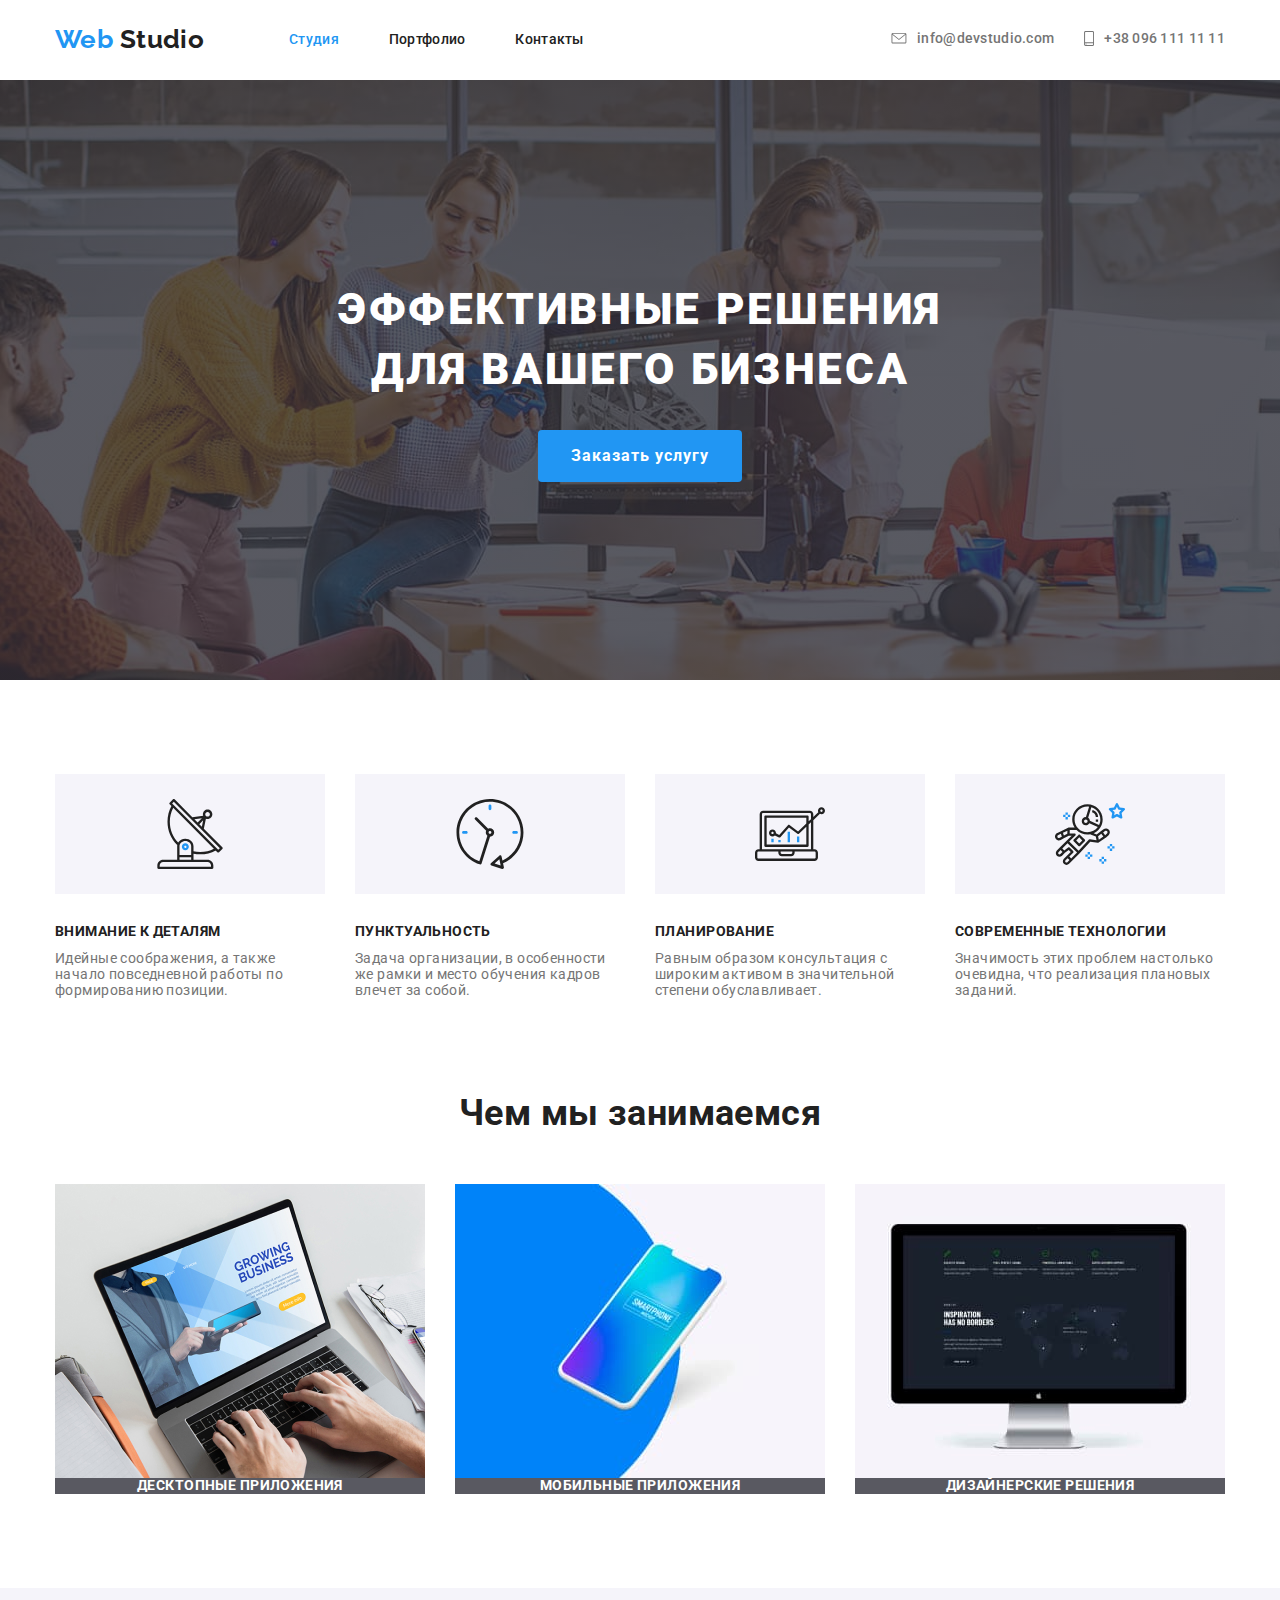
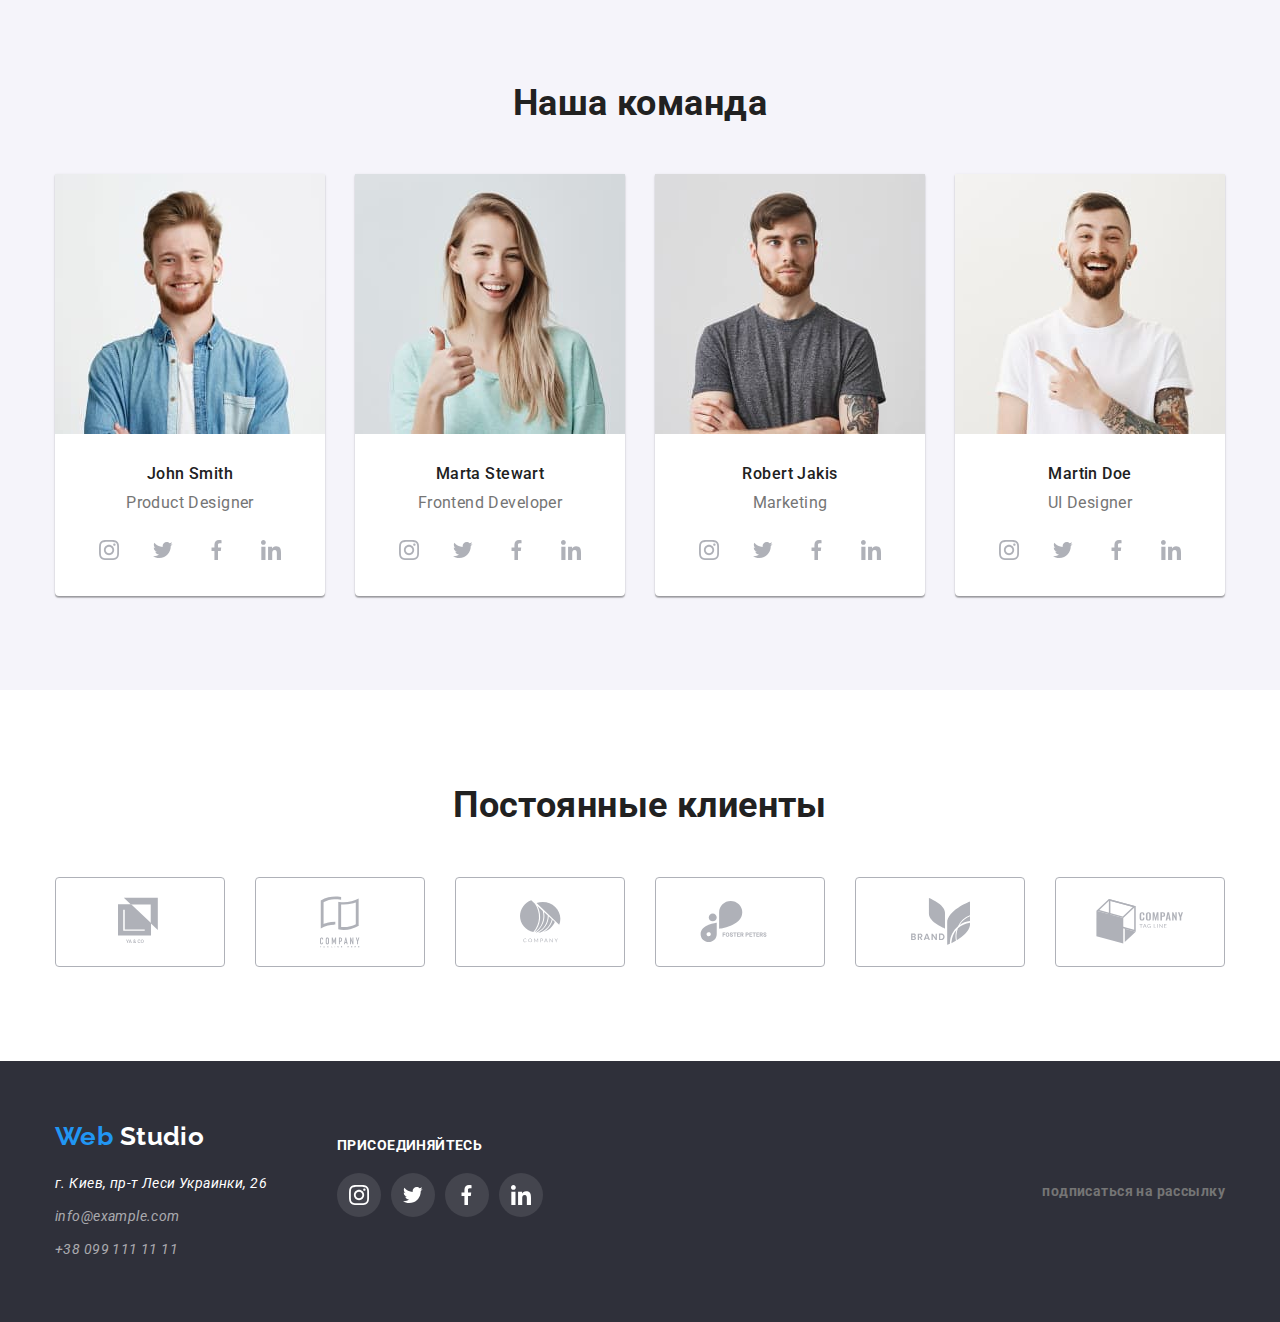
<file: index.html>
<!DOCTYPE html>
<html lang="ru">
  <head>
    <meta charset="UTF-8" />
    <meta name="viewport" content="width=device-width, initial-scale=1.0" />
    <title>Document</title>
    <link
      href="https://fonts.googleapis.com/css2?family=Raleway:wght@700&family=Roboto:wght@400;500;700;900&display=swap"
      rel="stylesheet"
    />
    <link
      rel="stylesheet"
      href="https://cdnjs.cloudflare.com/ajax/libs/modern-normalize/0.6.0/modern-normalize.min.css"
    />
    <link rel="stylesheet" href="./css/styles.css" />
  </head>
  <body>
    <!-- Шапка сайта -->
    <header>
      <div class="container header-line">
        <nav class="main-nav">
          <a href="./index.html" class="logo"
            ><span class="web">Web</span> Studio</a
          >

          <ul class="site-nav list">
            <li class="item">
              <a href="./index.html" class="link current">Студия</a>
            </li>
            <li class="item">
              <a href="./portfolio.html" class="link">Портфолио</a>
            </li>
            <li class="item"><a href="" class="link">Контакты</a></li>
          </ul>
        </nav>
        <ul class="contacts list">
          <li class="item">
            <a class="contacts-link mail" href="mailto:info@devstudio.com">
              <svg class="header-icon" width="16" height="11.2">
                <use href="./images/sprite.svg#icon-envelope"></use>
              </svg>
              info@devstudio.com
            </a>
          </li>
          <li class="item">
            <a href="tel:+380961111111" class="contacts-link phone">
              <svg class="header-icon" width="10" height="15">
                <use href="./images/sprite.svg#icon-smartphone"></use>
              </svg>
              +38 096 111 11 11
            </a>
          </li>
        </ul>
      </div>
    </header>

    <main>
      <!-- Герой -->
      <section class="hero">
        <h1 class="hero-title">Эффективные решения <br />для вашего бизнеса</h1>
        <a href="" class="button">Заказать услугу</a>
      </section>

      <!-- Наши преимущества -->

      <section class="advantages section">
        <div class="container">
          <h2 class="our-advantages">Наши преимущества</h2>
          <ul class="advantage-list list">
            <li class="advantage-item icon-antenna">
              <!-- <img
                src="./images/antenna.svg"
                class="advantage-icon"
                alt="Антена"
              /> -->
              <div class="advantage-icon">
                <svg width="70" height="70">
                  <use href="./images/sprite.svg#icon-antenna"></use>
                </svg>
              </div>
              <h3 class="advantage-title">Внимание к деталям</h3>
              <p class="text">
                Идейные соображения, а также начало повседневной работы по
                формированию позиции.
              </p>
            </li>
            <li class="advantage-item icon-clock">
              <!-- <img src="./images/clock.svg" class="advantage-icon" alt="Часы" /> -->
              <div class="advantage-icon">
                <svg width="70" height="70">
                  <use href="./images/sprite.svg#icon-clock"></use>
                </svg>
              </div>
              <h3 class="advantage-title">Пунктуальность</h3>
              <p>
                Задача организации, в особенности же рамки и место обучения
                кадров влечет за собой.
              </p>
            </li>
            <li class="advantage-item icon-diagram">
              <!-- <img
                src="./images/diagram.svg"
                class="advantage-icon"
                alt="Диаграмма"
              /> -->
              <div class="advantage-icon">
                <svg width="70" height="70">
                  <use href="./images/sprite.svg#icon-diagram"></use>
                </svg>
              </div>
              <h3 class="advantage-title">Планирование</h3>
              <p>
                Равным образом консультация с широким активом в значительной
                степени обуславливает.
              </p>
            </li>
            <li class="advantage-item icon-austronaut">
              <!-- <img
                src="./images/astronaut.svg"
                class="advantage-icon"
                alt="Астронавт"
              /> -->
              <div class="advantage-icon">
                <svg width="70" height="70">
                  <use href="./images/sprite.svg#icon-astronaut"></use>
                </svg>
              </div>
              <h3 class="advantage-title">Современные технологии</h3>
              <p>
                Значимость этих проблем настолько очевидна, что реализация
                плановых заданий.
              </p>
            </li>
          </ul>
        </div>
      </section>

      <!-- Чем мы занимаемся -->
      <section class="directions section">
        <div class="container">
          <h2 class="section-title">Чем мы занимаемся</h2>
          <ul class="directions-list list">
            <li class="directions-item">
              <img
                src="./images/laptop.jpg"
                alt="картинка с ноутбуком"
                width="370"
              />
              <p>Десктопные приложения</p>
            </li>
            <li class="directions-item">
              <img
                src="./images/smartphone.jpg"
                alt="картинка с телефоном"
                width="370"
              />
              <p>Мобильные приложения</p>
            </li>
            <li class="directions-item">
              <img
                src="./images/desctop.jpg"
                alt="картинка с монитором"
                width="370"
              />
              <p>Дизайнерские решения</p>
            </li>
          </ul>
        </div>
      </section>

      <!-- Наша команда -->
      <section class="team section">
        <div class="container">
          <h2 class="section-title">Наша команда</h2>

          <ul class="team-list list">
            <li class="team-item">
              <img
                src="./images/john.jpg"
                class="team-image"
                alt="John Smith"
                width="270"
                height="260"
              />
              <h3 class="team-name">John Smith</h3>
              <p class="position">Product Designer</p>
              <ul class="social-links list">
                <li class="social-links-item">
                  <a
                    href=""
                    aria-label="ссылка на Instagram"
                    class="social-links-icon"
                  >
                    <svg class="icon">
                      <use href="./images/sprite.svg#icon-instagram"></use>
                    </svg>
                  </a>
                </li>
                <li class="social-links-item">
                  <a
                    href=""
                    aria-label="ссылка на Twitter"
                    class="social-links-icon"
                  >
                    <svg class="icon">
                      <use href="./images/sprite.svg#icon-twitter"></use>
                    </svg>
                  </a>
                </li>
                <li class="social-links-item">
                  <a
                    href=""
                    aria-label="ссылка на Facebook"
                    class="social-links-icon"
                    ><svg class="icon">
                      <use href="./images/sprite.svg#icon-facebook"></use></svg
                  ></a>
                </li>
                <li class="social-links-item">
                  <a
                    href=""
                    aria-label="ссылка на LinkedIn"
                    class="social-links-icon"
                    ><svg class="icon">
                      <use href="./images/sprite.svg#icon-linkedin"></use></svg
                  ></a>
                </li>
              </ul>
            </li>
            <li class="team-item">
              <img
                src="./images/marta.jpg"
                class="team-image"
                alt="Marta Stewart"
                width="270"
                height="260"
              />
              <h3 class="team-name">Marta Stewart</h3>
              <p class="position">Frontend Developer</p>
              <ul class="social-links list">
                <li class="social-links-item">
                  <a
                    href=""
                    aria-label="ссылка на Instagram"
                    class="social-links-icon"
                  >
                    <svg class="icon">
                      <use href="./images/sprite.svg#icon-instagram"></use>
                    </svg>
                  </a>
                </li>
                <li class="social-links-item">
                  <a
                    href=""
                    aria-label="ссылка на Twitter"
                    class="social-links-icon"
                  >
                    <svg class="icon">
                      <use href="./images/sprite.svg#icon-twitter"></use>
                    </svg>
                  </a>
                </li>
                <li class="social-links-item">
                  <a
                    href=""
                    aria-label="ссылка на Facebook"
                    class="social-links-icon"
                    ><svg class="icon">
                      <use href="./images/sprite.svg#icon-facebook"></use></svg
                  ></a>
                </li>
                <li class="social-links-item">
                  <a
                    href=""
                    aria-label="ссылка на LinkedIn"
                    class="social-links-icon"
                    ><svg class="icon">
                      <use href="./images/sprite.svg#icon-linkedin"></use></svg
                  ></a>
                </li>
              </ul>
            </li>
            <li class="team-item">
              <img
                src="./images/robert.jpg"
                class="team-image"
                alt="Robert Jakis"
                width="270"
                height="260"
              />
              <h3 class="team-name">Robert Jakis</h3>
              <p class="position">Marketing</p>
              <ul class="social-links list">
                <li class="social-links-item">
                  <a
                    href=""
                    aria-label="ссылка на Instagram"
                    class="social-links-icon"
                  >
                    <svg class="icon">
                      <use href="./images/sprite.svg#icon-instagram"></use>
                    </svg>
                  </a>
                </li>
                <li class="social-links-item">
                  <a
                    href=""
                    aria-label="ссылка на Twitter"
                    class="social-links-icon"
                  >
                    <svg class="icon">
                      <use href="./images/sprite.svg#icon-twitter"></use>
                    </svg>
                  </a>
                </li>
                <li class="social-links-item">
                  <a
                    href=""
                    aria-label="ссылка на Facebook"
                    class="social-links-icon"
                    ><svg class="icon">
                      <use href="./images/sprite.svg#icon-facebook"></use></svg
                  ></a>
                </li>
                <li class="social-links-item">
                  <a
                    href=""
                    aria-label="ссылка на LinkedIn"
                    class="social-links-icon"
                    ><svg class="icon">
                      <use href="./images/sprite.svg#icon-linkedin"></use></svg
                  ></a>
                </li>
              </ul>
            </li>
            <li class="team-item">
              <img
                src="./images/martin.jpg"
                class="team-image"
                alt="Martin Doe"
                width="270"
                height="260"
              />
              <h3 class="team-name">Martin Doe</h3>
              <p class="position">UI Designer</p>
              <ul class="social-links list">
                <li class="social-links-item">
                  <a
                    href=""
                    aria-label="ссылка на Instagram"
                    class="social-links-icon"
                  >
                    <svg class="icon">
                      <use href="./images/sprite.svg#icon-instagram"></use>
                    </svg>
                  </a>
                </li>
                <li class="social-links-item">
                  <a
                    href=""
                    aria-label="ссылка на Twitter"
                    class="social-links-icon"
                  >
                    <svg class="icon">
                      <use href="./images/sprite.svg#icon-twitter"></use>
                    </svg>
                  </a>
                </li>
                <li class="social-links-item">
                  <a
                    href=""
                    aria-label="ссылка на Facebook"
                    class="social-links-icon"
                    ><svg class="icon">
                      <use href="./images/sprite.svg#icon-facebook"></use></svg
                  ></a>
                </li>
                <li class="social-links-item">
                  <a
                    href=""
                    aria-label="ссылка на LinkedIn"
                    class="social-links-icon"
                    ><svg class="icon">
                      <use href="./images/sprite.svg#icon-linkedin"></use></svg
                  ></a>
                </li>
              </ul>
            </li>
          </ul>
        </div>
      </section>

      <!-- Постоянные клиенты -->
      <section class="clients section">
        <div class="container">
          <h2 class="section-title">Постоянные клиенты</h2>

          <ul class="clients-list list">
            <li class="clients-list-item">
              <a href="" class="clients-link">
                <svg width="44" height="50" class="clients-logo">
                  <use href="./images/sprite.svg#icon-company1"></use>
                </svg>
              </a>
            </li>
            <li class="clients-list-item">
              <a href="" class="clients-link"
                ><svg width="40" height="52" class="clients-logo">
                  <use href="./images/sprite.svg#icon-company2"></use></svg
              ></a>
            </li>
            <li class="clients-list-item">
              <a href="" class="clients-link"
                ><svg width="41" height="43" class="clients-logo">
                  <use href="./images/sprite.svg#icon-company3"></use></svg
              ></a>
            </li>
            <li class="clients-list-item">
              <a href="" class="clients-link"
                ><svg width="80" height="42" class="clients-logo">
                  <use href="./images/sprite.svg#icon-company4"></use></svg
              ></a>
            </li>
            <li class="clients-list-item">
              <a href="" class="clients-link"
                ><svg width="59" height="47" class="clients-logo">
                  <use href="./images/sprite.svg#icon-company5"></use></svg
              ></a>
            </li>
            <li class="clients-list-item">
              <a href="" class="clients-link"
                ><svg width="88" height="45" class="clients-logo">
                  <use href="./images/sprite.svg#icon-company6"></use></svg
              ></a>
            </li>
          </ul>
        </div>
      </section>
    </main>

    <!-- Футер -->
    <footer>
      <div class="footer-container container">
        <div class="address">
          <a href="./index.html" class="logo-white"
            ><span class="web">Web </span>Studio</a
          >
          <address class="footer-address">
            <span class="address-kiev">г. Киев, пр-т Леси Украинки, 26</span>
            <br />
            <a href="mailto:info@example.com" class="footer-contacts"
              >info@example.com</a
            ><br />
            <a href="tel:+380991111111" class="footer-contacts"
              >+38 099 111 11 11</a
            >
          </address>
        </div>

        <div class="footer-links">
          <b class="join-us">
            присоединяйтесь
          </b>
          <ul class="footer-links-list list">
            <li class="footer-links-item">
              <a
                href=""
                class="footer-social-link"
                aria-label="ссылка на Instagram"
              >
                <svg width="20" height="20" class="link">
                  <use href="./images/sprite.svg#icon-instagram"></use></svg
              ></a>
            </li>
            <li class="footer-links-item">
              <a
                href=""
                class="footer-social-link"
                aria-label="ссылка на Twitter"
              >
                <svg width="20" height="20" class="link">
                  <use href="./images/sprite.svg#icon-twitter"></use></svg
              ></a>
            </li>
            <li class="footer-links-item">
              <a
                href=""
                class="footer-social-link"
                aria-label="ссылка на Facebook"
              >
                <svg width="20" height="20" class="link">
                  <use href="./images/sprite.svg#icon-facebook"></use></svg
              ></a>
            </li>
            <li class="footer-links-item">
              <a
                href=""
                class="footer-social-link"
                aria-label="ссылка на LinkedIn"
              >
                <svg width="20" height="20" class="link">
                  <use href="./images/sprite.svg#icon-linkedin"></use></svg
              ></a>
            </li>
          </ul>
        </div>

        <div class="subscribe">
          <b>
            подписаться на рассылку
          </b>
        </div>
        <!-- <p class="dev">2020 | Developed by GoIT Students</p> -->
      </div>
    </footer>
  </body>
</html>
</file>
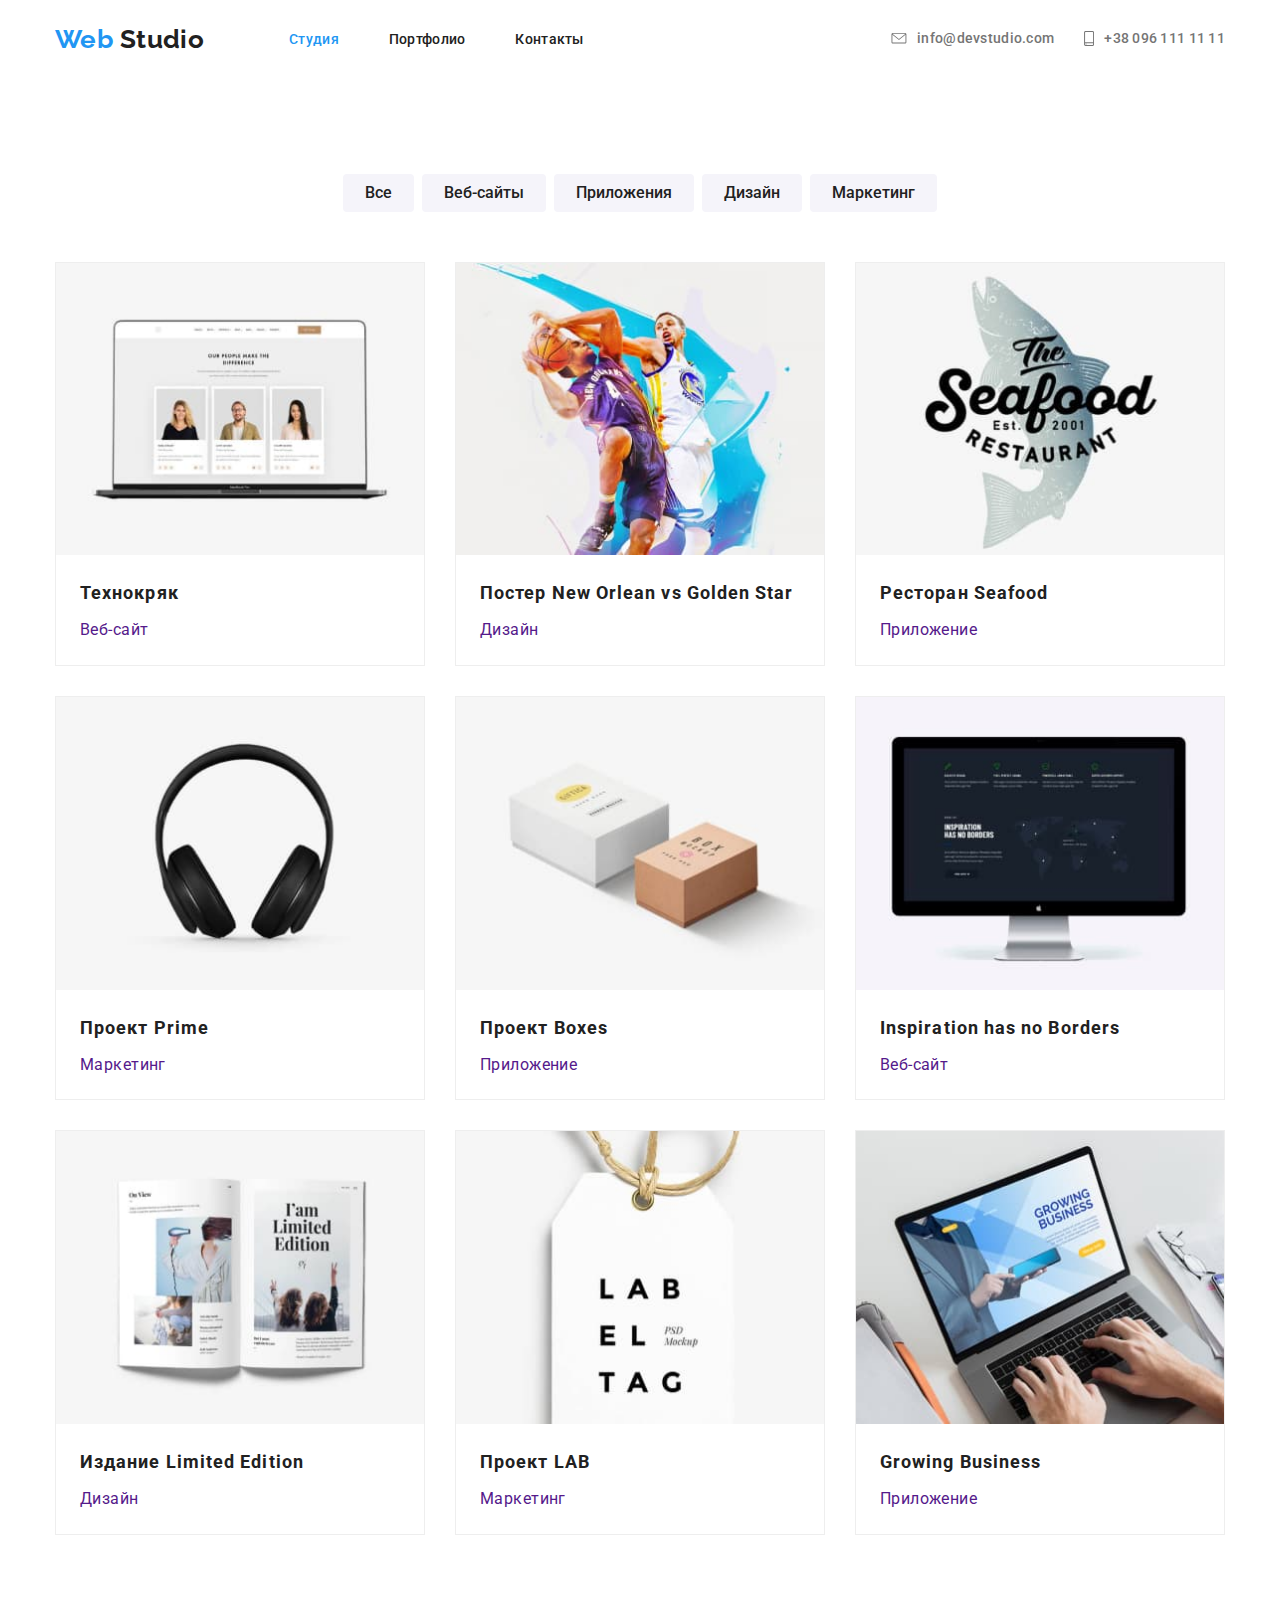
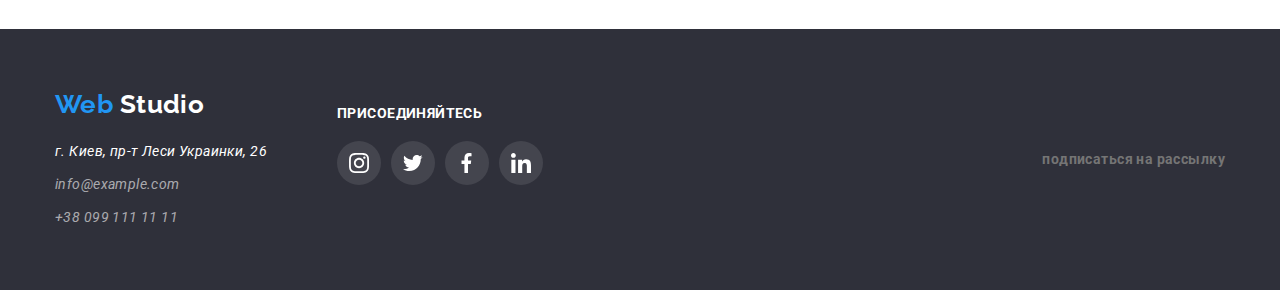
<file: portfolio.html>
<!DOCTYPE html>
<html lang="en">
  <head>
    <meta charset="UTF-8" />
    <meta name="viewport" content="width=device-width, initial-scale=1.0" />
    <title>Document</title>
    <link
      href="https://fonts.googleapis.com/css2?family=Raleway:wght@700&family=Roboto:wght@400;500;700;900&display=swap"
      rel="stylesheet"
    />
    <link
      rel="stylesheet"
      href="https://cdnjs.cloudflare.com/ajax/libs/modern-normalize/0.6.0/modern-normalize.min.css"
    />
    <link rel="stylesheet" href="./css/styles.css" />
  </head>
  <body>
    <!-- Шапка сайта -->
    <header>
      <div class="container header-line">
        <nav class="main-nav">
          <a href="./index.html" class="logo"
            ><span class="web">Web</span> Studio</a
          >

          <ul class="site-nav list">
            <li class="item">
              <a href="./index.html" class="link current">Студия</a>
            </li>
            <li class="item">
              <a href="./portfolio.html" class="link">Портфолио</a>
            </li>
            <li class="item"><a href="" class="link">Контакты</a></li>
          </ul>
        </nav>
        <ul class="contacts list">
          <li class="item">
            <a class="contacts-link mail" href="mailto:info@devstudio.com">
              <svg class="header-icon" width="16" height="11.2">
                <use href="./images/sprite.svg#icon-envelope"></use>
              </svg>
              info@devstudio.com
            </a>
          </li>
          <li class="item">
            <a href="tel:+380961111111" class="contacts-link phone">
              <svg class="header-icon" width="10" height="15">
                <use href="./images/sprite.svg#icon-smartphone"></use>
              </svg>
              +38 096 111 11 11
            </a>
          </li>
        </ul>
      </div>
    </header>

    <!-- Секция работ -->
    <main>
      <section class="portfolio">
        <div class="container">
          <h1 class="portfolio-title">Портфолио</h1>
          <ul class="buttons list">
            <li class="buttons-item">
              <button class="buttons-portfolio" type="button">Все</button>
            </li>
            <li class="buttons-item">
              <button class="buttons-portfolio" type="button">Веб-сайты</button>
            </li>
            <li class="buttons-item">
              <button class="buttons-portfolio" type="button">
                Приложения
              </button>
            </li>
            <li class="buttons-item">
              <button class="buttons-portfolio" type="button">Дизайн</button>
            </li>
            <li class="buttons-item">
              <button class="buttons-portfolio" type="button">Маркетинг</button>
            </li>
          </ul>

          <ul class="projects list">
            <li class="projects-item">
              <a href="" class="projects-link">
                <img
                  src="./images/project1.jpg"
                  class="projects-image"
                  alt=""
                  width="370"
                  height="294"
                />
                <div class="projects-content">
                  <h2 class="projects-title">Технокряк</h2>
                  <p class="projects-type">Веб-сайт</p>
                </div>
                <p class="projects-text">
                  Технокряк это современная площадка распространения
                  коронавируса. Компании используют эту платформу для цифрового
                  шпионажа и атак на защищённые сервера конкурентов.
                </p>
              </a>
            </li>
            <li class="projects-item">
              <a href="">
                <img
                  src="./images/project2.jpg"
                  class="projects-image"
                  alt=""
                  width="370"
                  height="294"
                />
                <div class="projects-content">
                  <h2 class="projects-title">
                    Постер New Orlean vs Golden Star
                  </h2>
                  <p class="projects-type">Дизайн</p>
                </div>
                <p class="projects-text">
                  Технокряк это современная площадка распространения
                  коронавируса. Компании используют эту платформу для цифрового
                  шпионажа и атак на защищённые сервера конкурентов.
                </p>
              </a>
            </li>
            <li class="projects-item">
              <a href="">
                <img
                  src="./images/project3.jpg"
                  class="projects-image"
                  alt=""
                  width="370"
                  height="294"
                />
                <div class="projects-content">
                  <h2 class="projects-title">Ресторан Seafood</h2>
                  <p class="projects-type">Приложение</p>
                </div>
                <p class="projects-text">
                  Технокряк это современная площадка распространения
                  коронавируса. Компании используют эту платформу для цифрового
                  шпионажа и атак на защищённые сервера конкурентов.
                </p>
              </a>
            </li>
            <li class="projects-item">
              <a href="">
                <img
                  src="./images/project4.jpg"
                  class="projects-image"
                  alt=""
                  width="370"
                  height="294"
                />
                <div class="projects-content">
                  <h2 class="projects-title">Проект Prime</h2>

                  <p class="projects-type">Маркетинг</p>
                </div>
                <p class="projects-text">
                  Технокряк это современная площадка распространения
                  коронавируса. Компании используют эту платформу для цифрового
                  шпионажа и атак на защищённые сервера конкурентов.
                </p>
              </a>
            </li>
            <li class="projects-item">
              <a href="">
                <img
                  src="./images/project5.jpg"
                  class="projects-image"
                  alt=""
                  width="370"
                  height="294"
                />
                <div class="projects-content">
                  <h2 class="projects-title">Проект Boxes</h2>
                  <p class="projects-type">Приложение</p>
                </div>
                <p class="projects-text">
                  Технокряк это современная площадка распространения
                  коронавируса. Компании используют эту платформу для цифрового
                  шпионажа и атак на защищённые сервера конкурентов.
                </p>
              </a>
            </li>
            <li class="projects-item">
              <a href="">
                <img
                  src="./images/project6.jpg"
                  class="projects-image"
                  alt=""
                  width="370"
                  height="294"
                />
                <div class="projects-content">
                  <h2 class="projects-title">Inspiration has no Borders</h2>
                  <p class="projects-type">Веб-сайт</p>
                </div>
                <p class="projects-text">
                  Технокряк это современная площадка распространения
                  коронавируса. Компании используют эту платформу для цифрового
                  шпионажа и атак на защищённые сервера конкурентов.
                </p>
              </a>
            </li>
            <li class="projects-item">
              <a href="">
                <img
                  src="./images/project7.jpg"
                  class="projects-image"
                  alt=""
                  width="370"
                  height="294"
                />
                <div class="projects-content">
                  <h2 class="projects-title">Издание Limited Edition</h2>
                  <p class="projects-type">Дизайн</p>
                </div>
                <p class="projects-text">
                  Технокряк это современная площадка распространения
                  коронавируса. Компании используют эту платформу для цифрового
                  шпионажа и атак на защищённые сервера конкурентов.
                </p>
              </a>
            </li>
            <li class="projects-item">
              <a href="">
                <img
                  src="./images/project8.jpg"
                  class="projects-image"
                  alt=""
                  width="370"
                  height="294"
                />
                <div class="projects-content">
                  <h2 class="projects-title">Проект LAB</h2>
                  <p class="projects-type">Маркетинг</p>
                </div>
                <p class="projects-text">
                  Технокряк это современная площадка распространения
                  коронавируса. Компании используют эту платформу для цифрового
                  шпионажа и атак на защищённые сервера конкурентов.
                </p>
              </a>
            </li>
            <li class="projects-item">
              <a href="">
                <img
                  src="./images/project9.jpg"
                  class="projects-image"
                  alt=""
                  width="370"
                  height="294"
                />
                <div class="projects-content">
                  <h2 class="projects-title">Growing Business</h2>
                  <p class="projects-type">Приложение</p>
                </div>
                <p class="projects-text">
                  Технокряк это современная площадка распространения
                  коронавируса. Компании используют эту платформу для цифрового
                  шпионажа и атак на защищённые сервера конкурентов.
                </p>
              </a>
            </li>
          </ul>
        </div>
      </section>
    </main>

    <!-- Футер -->
    <footer>
      <div class="footer-container container">
        <div class="address">
          <a href="./index.html" class="logo-white"
            ><span class="web">Web </span>Studio</a
          >
          <address class="footer-address">
            <span class="address-kiev">г. Киев, пр-т Леси Украинки, 26</span>
            <br />
            <a href="mailto:info@example.com" class="footer-contacts"
              >info@example.com</a
            ><br />
            <a href="tel:+380991111111" class="footer-contacts"
              >+38 099 111 11 11</a
            >
          </address>
        </div>

        <div class="footer-links">
          <b class="join-us">
            присоединяйтесь
          </b>
          <ul class="footer-links-list list">
            <li class="footer-links-item">
              <a
                href=""
                class="footer-social-link"
                aria-label="ссылка на Instagram"
              >
                <svg width="20" height="20" class="link">
                  <use href="./images/sprite.svg#icon-instagram"></use></svg
              ></a>
            </li>
            <li class="footer-links-item">
              <a
                href=""
                class="footer-social-link"
                aria-label="ссылка на Twitter"
              >
                <svg width="20" height="20" class="link">
                  <use href="./images/sprite.svg#icon-twitter"></use></svg
              ></a>
            </li>
            <li class="footer-links-item">
              <a
                href=""
                class="footer-social-link"
                aria-label="ссылка на Facebook"
              >
                <svg width="20" height="20" class="link">
                  <use href="./images/sprite.svg#icon-facebook"></use></svg
              ></a>
            </li>
            <li class="footer-links-item">
              <a
                href=""
                class="footer-social-link"
                aria-label="ссылка на LinkedIn"
              >
                <svg width="20" height="20" class="link">
                  <use href="./images/sprite.svg#icon-linkedin"></use></svg
              ></a>
            </li>
          </ul>
        </div>

        <div class="subscribe">
          <b>
            подписаться на рассылку
          </b>
        </div>
        <!-- <p class="dev">2020 | Developed by GoIT Students</p> -->
      </div>
    </footer>
  </body>
</html>
</file>
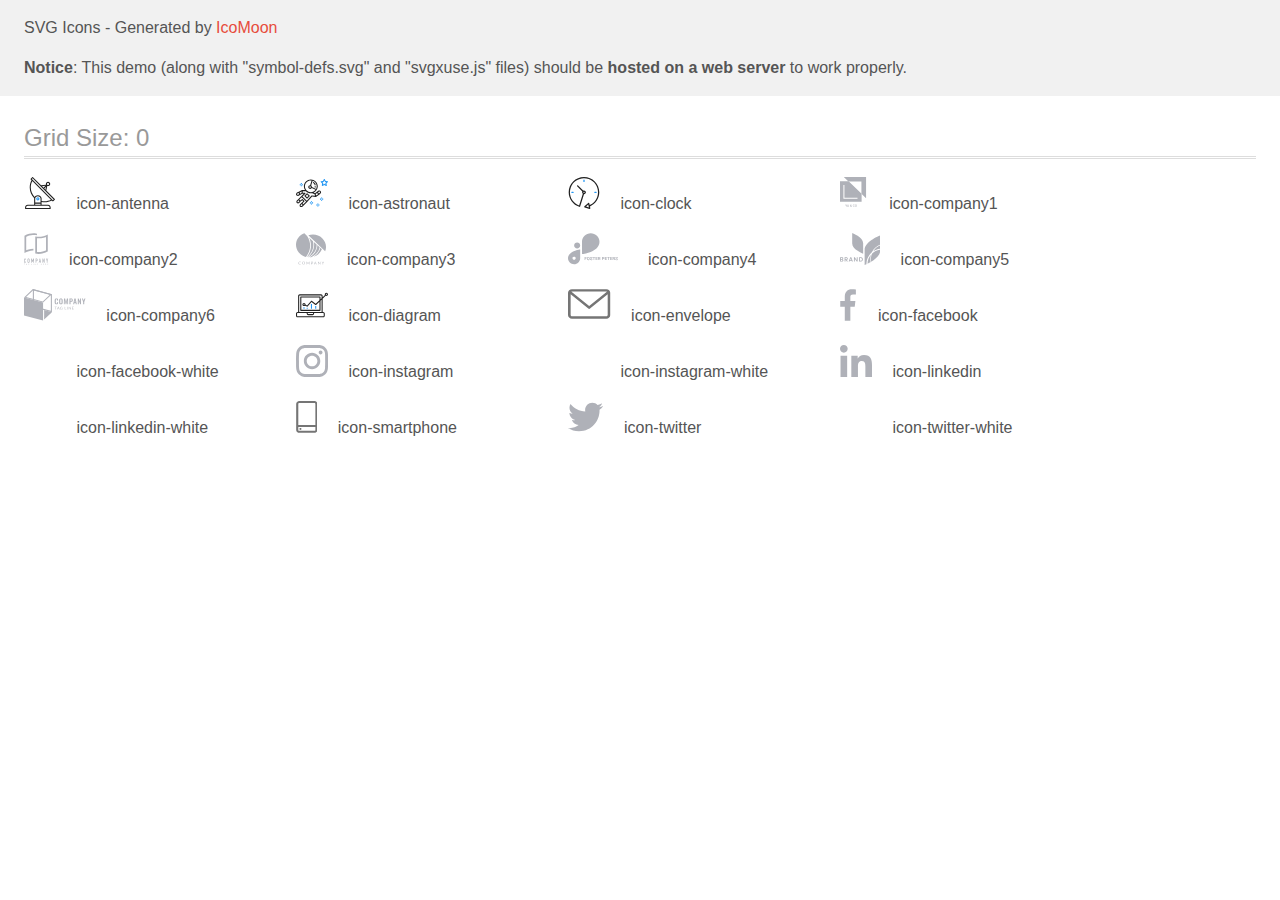
<file: images/icomoon/demo-external-svg.html>
<!doctype html>
<html>
<head>
    <title>IcoMoon - SVG Icons</title>
    <meta charset="utf-8">
    <meta name="viewport" content="width=device-width, initial-scale=1">
    <link rel="stylesheet" href="demo-files/demo.css">
    <link rel="stylesheet" href="style.css">
</head>
<body>
<header class="bgc1 clearfix">
<div class="mhl">
    <p>SVG Icons - Generated by <a href="https://icomoon.io/app">IcoMoon</a></p><p><strong>Notice</strong>: This demo (along with "symbol-defs.svg" and "svgxuse.js" files) should be <b>hosted on a web server</b> to work properly.</p>
</div>
</header>
    <div class="clearfix mhl ptl">
        <h1 class="mvm mtn fgc1">Grid Size: 0</h1>
        <div class="glyph fs1">
            <div class="clearfix pbs">
                <svg class="icon icon-antenna"><use xlink:href="symbol-defs.svg#icon-antenna"></use></svg><span class="name"> icon-antenna</span>
            </div>
        </div>
        <div class="glyph fs1">
            <div class="clearfix pbs">
                <svg class="icon icon-astronaut"><use xlink:href="symbol-defs.svg#icon-astronaut"></use></svg><span class="name"> icon-astronaut</span>
            </div>
        </div>
        <div class="glyph fs1">
            <div class="clearfix pbs">
                <svg class="icon icon-clock"><use xlink:href="symbol-defs.svg#icon-clock"></use></svg><span class="name"> icon-clock</span>
            </div>
        </div>
        <div class="glyph fs1">
            <div class="clearfix pbs">
                <svg class="icon icon-company1"><use xlink:href="symbol-defs.svg#icon-company1"></use></svg><span class="name"> icon-company1</span>
            </div>
        </div>
        <div class="glyph fs1">
            <div class="clearfix pbs">
                <svg class="icon icon-company2"><use xlink:href="symbol-defs.svg#icon-company2"></use></svg><span class="name"> icon-company2</span>
            </div>
        </div>
        <div class="glyph fs1">
            <div class="clearfix pbs">
                <svg class="icon icon-company3"><use xlink:href="symbol-defs.svg#icon-company3"></use></svg><span class="name"> icon-company3</span>
            </div>
        </div>
        <div class="glyph fs1">
            <div class="clearfix pbs">
                <svg class="icon icon-company4"><use xlink:href="symbol-defs.svg#icon-company4"></use></svg><span class="name"> icon-company4</span>
            </div>
        </div>
        <div class="glyph fs1">
            <div class="clearfix pbs">
                <svg class="icon icon-company5"><use xlink:href="symbol-defs.svg#icon-company5"></use></svg><span class="name"> icon-company5</span>
            </div>
        </div>
        <div class="glyph fs1">
            <div class="clearfix pbs">
                <svg class="icon icon-company6"><use xlink:href="symbol-defs.svg#icon-company6"></use></svg><span class="name"> icon-company6</span>
            </div>
        </div>
        <div class="glyph fs1">
            <div class="clearfix pbs">
                <svg class="icon icon-diagram"><use xlink:href="symbol-defs.svg#icon-diagram"></use></svg><span class="name"> icon-diagram</span>
            </div>
        </div>
        <div class="glyph fs1">
            <div class="clearfix pbs">
                <svg class="icon icon-envelope"><use xlink:href="symbol-defs.svg#icon-envelope"></use></svg><span class="name"> icon-envelope</span>
            </div>
        </div>
        <div class="glyph fs1">
            <div class="clearfix pbs">
                <svg class="icon icon-facebook"><use xlink:href="symbol-defs.svg#icon-facebook"></use></svg><span class="name"> icon-facebook</span>
            </div>
        </div>
        <div class="glyph fs1">
            <div class="clearfix pbs">
                <svg class="icon icon-facebook-white"><use xlink:href="symbol-defs.svg#icon-facebook-white"></use></svg><span class="name"> icon-facebook-white</span>
            </div>
        </div>
        <div class="glyph fs1">
            <div class="clearfix pbs">
                <svg class="icon icon-instagram"><use xlink:href="symbol-defs.svg#icon-instagram"></use></svg><span class="name"> icon-instagram</span>
            </div>
        </div>
        <div class="glyph fs1">
            <div class="clearfix pbs">
                <svg class="icon icon-instagram-white"><use xlink:href="symbol-defs.svg#icon-instagram-white"></use></svg><span class="name"> icon-instagram-white</span>
            </div>
        </div>
        <div class="glyph fs1">
            <div class="clearfix pbs">
                <svg class="icon icon-linkedin"><use xlink:href="symbol-defs.svg#icon-linkedin"></use></svg><span class="name"> icon-linkedin</span>
            </div>
        </div>
        <div class="glyph fs1">
            <div class="clearfix pbs">
                <svg class="icon icon-linkedin-white"><use xlink:href="symbol-defs.svg#icon-linkedin-white"></use></svg><span class="name"> icon-linkedin-white</span>
            </div>
        </div>
        <div class="glyph fs1">
            <div class="clearfix pbs">
                <svg class="icon icon-smartphone"><use xlink:href="symbol-defs.svg#icon-smartphone"></use></svg><span class="name"> icon-smartphone</span>
            </div>
        </div>
        <div class="glyph fs1">
            <div class="clearfix pbs">
                <svg class="icon icon-twitter"><use xlink:href="symbol-defs.svg#icon-twitter"></use></svg><span class="name"> icon-twitter</span>
            </div>
        </div>
        <div class="glyph fs1">
            <div class="clearfix pbs">
                <svg class="icon icon-twitter-white"><use xlink:href="symbol-defs.svg#icon-twitter-white"></use></svg><span class="name"> icon-twitter-white</span>
            </div>
        </div>
  </div>
<script defer src="svgxuse.js"></script>
</body>
</html>
</file>
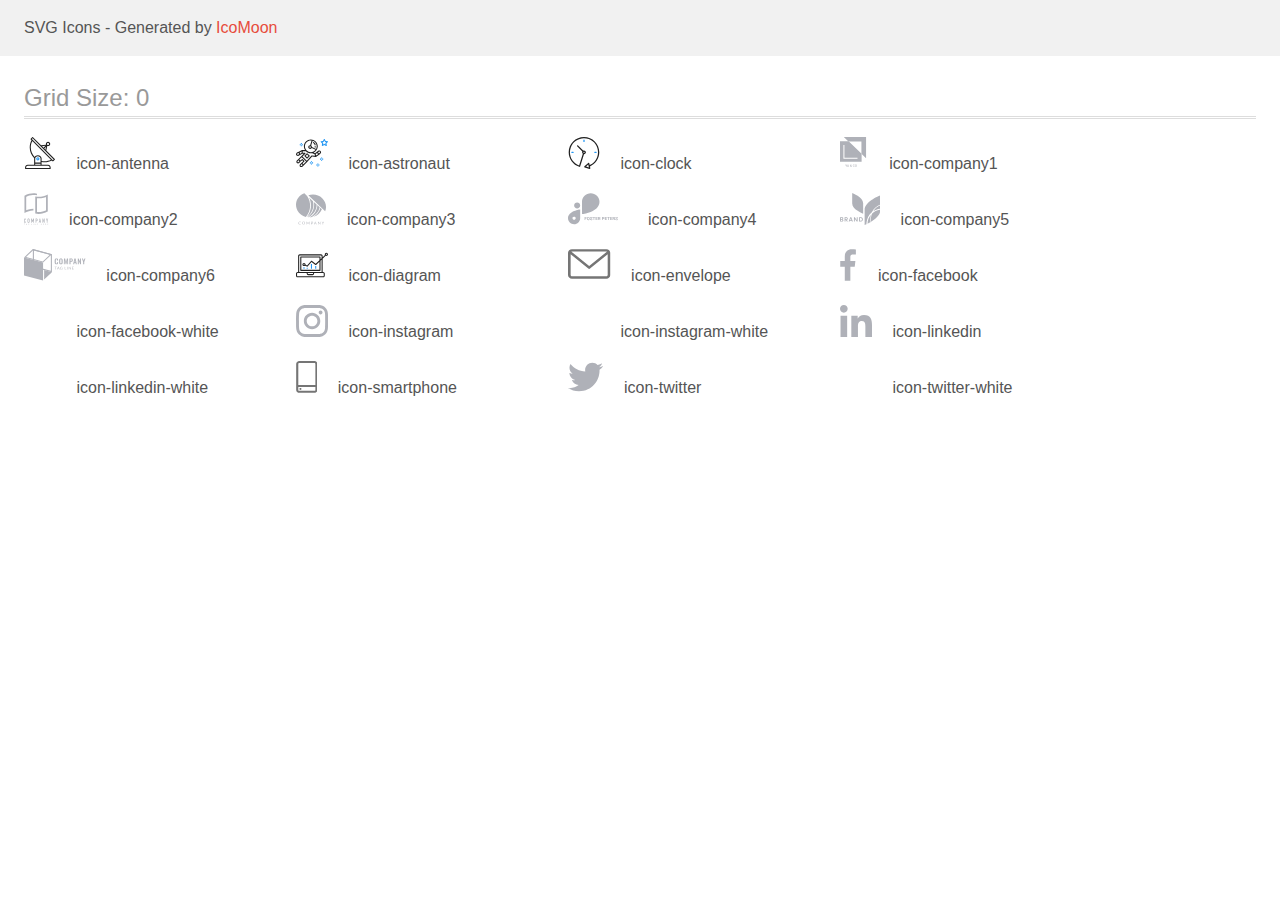
<file: images/icomoon/demo.html>
<!doctype html>
<html>
<head>
    <title>IcoMoon - SVG Icons</title>
    <meta charset="utf-8">
    <meta name="viewport" content="width=device-width, initial-scale=1">
    <link rel="stylesheet" href="demo-files/demo.css">
    <link rel="stylesheet" href="style.css">
</head>
<body>
<svg aria-hidden="true" style="position: absolute; width: 0; height: 0; overflow: hidden;" version="1.1" xmlns="http://www.w3.org/2000/svg" xmlns:xlink="http://www.w3.org/1999/xlink">
<defs>
<symbol id="icon-antenna" viewBox="0 0 32 32">
<path fill="#212121" style="fill: var(--color1, #212121)" d="M30.773 22.098l-8.443-8.505 0.937-4.616c0.225 0.090 0.485 0.144 0.758 0.146h0.007c0.008 0 0.017 0 0.026 0 1.192 0 2.159-0.967 2.159-2.159s-0.967-2.159-2.159-2.159c-1.192 0-2.159 0.967-2.159 2.159 0 0.259 0.046 0.508 0.13 0.739l-0.005-0.015-4.96 0.606-8.091-8.133c-0.096-0.098-0.229-0.159-0.376-0.16h-0c-0.14 0.001-0.274 0.057-0.373 0.155l-1.512 1.504c-0.096 0.097-0.156 0.23-0.156 0.377s0.060 0.281 0.156 0.377v0l0.814 0.825c-1.143 2.062-1.816 4.522-1.816 7.139 0 4.106 1.656 7.824 4.336 10.525l-0.001-0.001c0.043 0.041 0.092 0.074 0.146 0.097-0.032 0.164-0.051 0.353-0.052 0.546v6.188h-6.4c-1.472 0.001-2.666 1.194-2.667 2.666v1.067c0 0.295 0.239 0.534 0.534 0.534h24.534c0.294 0 0.533-0.239 0.533-0.534v-1.067c-0.002-1.472-1.195-2.665-2.666-2.666h-6.4v-2.742c1.003 0.21 2.024 0.317 3.049 0.32 2.58-0.003 5.005-0.663 7.117-1.822l-0.077 0.039 0.818 0.823c0.099 0.101 0.235 0.159 0.376 0.16 0.14-0.001 0.274-0.057 0.373-0.155l1.512-1.504c0.096-0.097 0.156-0.23 0.156-0.377s-0.060-0.281-0.156-0.377v0zM23.28 6.233c0.193-0.192 0.459-0.31 0.752-0.31 0.589 0 1.067 0.478 1.067 1.066s-0.477 1.066-1.067 1.066c-0 0-0 0-0 0h-0.004c-0.587-0.003-1.061-0.479-1.061-1.066 0-0.295 0.12-0.563 0.314-0.756l0-0h-0.002zM22.024 9.737l-0.598 2.946-1.175-1.183 1.774-1.763zM21.419 8.835l-1.92 1.909-1.486-1.493 3.406-0.416zM24.004 28.8c0.884 0 1.6 0.716 1.6 1.6v0 0.534h-23.466v-0.534c0-0.884 0.716-1.6 1.6-1.6v0h20.267zM16.538 26.666v1.067h-5.334v-1.067h5.334zM11.204 25.6v-4.053c0-1.294 1.196-2.346 2.667-2.346s2.667 1.053 2.667 2.346v4.053h-5.334zM17.604 23.904v-2.357c0-1.882-1.675-3.413-3.733-3.413-0.017-0-0.038-0-0.058-0-1.353 0-2.54 0.707-3.213 1.771l-0.009 0.016c-2.36-2.482-3.812-5.846-3.812-9.55 0-2.314 0.567-4.496 1.569-6.414l-0.036 0.077 18.602 18.709c-1.823 0.947-3.979 1.502-6.266 1.502-1.079 0-2.128-0.124-3.136-0.357l0.093 0.018zM28.893 23.22l-21.057-21.181 0.754-0.752 7.935 7.98c0.004 0 0.006 0.007 0.010 0.010l13.114 13.191-0.757 0.752z"></path>
<path fill="#2196f3" style="fill: var(--color2, #2196f3)" d="M13.876 20.267h-0.005c-0.001 0-0.002 0-0.002 0-0.884 0-1.6 0.716-1.6 1.6s0.715 1.599 1.597 1.6h0.005c0.001 0 0.001 0 0.002 0 0.884 0 1.6-0.716 1.6-1.6s-0.715-1.599-1.598-1.6h-0zM14.249 22.245c-0.096 0.096-0.229 0.155-0.376 0.155-0.295 0-0.534-0.239-0.534-0.534s0.238-0.533 0.532-0.533h0c0.293 0.002 0.53 0.24 0.53 0.533 0 0.148-0.060 0.281-0.157 0.378v0h0.005z"></path>
</symbol>
<symbol id="icon-astronaut" viewBox="0 0 32 32">
<path fill="#2196f3" style="fill: var(--color2, #2196f3)" d="M31.974 4.524c-0.064-0.191-0.227-0.332-0.427-0.362l-0.003-0-1.911-0.278-0.855-1.731c-0.179-0.365-0.777-0.365-0.956 0l-0.855 1.731-1.911 0.278c-0.26 0.039-0.457 0.26-0.457 0.528 0 0.15 0.062 0.285 0.161 0.382l1.383 1.348-0.326 1.903c-0.034 0.2 0.048 0.402 0.212 0.522 0.166 0.12 0.383 0.135 0.562 0.040l1.709-0.899 1.709 0.899c0.072 0.038 0.157 0.060 0.247 0.060 0.295 0 0.534-0.239 0.534-0.534 0-0.031-0.003-0.062-0.008-0.092l0 0.003-0.326-1.903 1.383-1.348c0.099-0.097 0.161-0.233 0.161-0.382 0-0.059-0.009-0.115-0.027-0.168l0.001 0.004zM29.511 5.851c-0.126 0.122-0.183 0.299-0.153 0.472l0.191 1.114-1-0.526c-0.072-0.039-0.158-0.062-0.249-0.062s-0.177 0.023-0.252 0.063l0.003-0.001-1 0.526 0.191-1.114c0.005-0.027 0.008-0.058 0.008-0.090 0-0.15-0.062-0.285-0.161-0.382l-0.81-0.789 1.119-0.163c0.174-0.025 0.324-0.134 0.401-0.292l0.501-1.013 0.5 1.013c0.078 0.158 0.228 0.267 0.402 0.292l1.119 0.162-0.809 0.79zM26.134 20.522h-1.067v1.067h1.067v-1.067zM26.134 22.656h-1.067v1.066h1.067v-1.066zM27.2 21.589h-1.067v1.067h1.067v-1.067z"></path>
<path fill="#2196f3" style="fill: var(--color2, #2196f3)" d="M25.067 21.589h-1.067v1.067h1.067v-1.067zM22.4 26.389h-1.067v1.067h1.067v-1.067zM22.4 28.523h-1.067v1.067h1.067v-1.067zM23.467 27.456h-1.067v1.067h1.067v-1.067zM21.334 27.456h-1.067v1.067h1.067v-1.067zM16 24.256h-1.067v1.067h1.067v-1.067zM16 26.389h-1.067v1.067h1.067v-1.067zM17.067 25.322h-1.067v1.067h1.067v-1.067z"></path>
<path fill="#2196f3" style="fill: var(--color2, #2196f3)" d="M14.934 25.322h-1.067v1.067h1.067v-1.067zM5.867 6.122h-1.067v1.066h1.067v-1.066zM5.867 8.256h-1.067v1.066h1.067v-1.066zM6.933 7.189h-1.067v1.067h1.066v-1.067zM4.8 7.189h-1.067v1.067h1.067v-1.067z"></path>
<path fill="#212121" style="fill: var(--color1, #212121)" d="M24.715 14.16c-0.28-0.376-0.698-0.636-1.179-0.703l-0.009-0.001c-0.076-0.012-0.164-0.018-0.254-0.018-0.411 0-0.789 0.139-1.090 0.373l0.004-0.003-1.253 0.96-1.898 1.417-1.358-0.541c2.421-1.086 4.113-3.508 4.113-6.32 0-3.823-3.122-6.934-6.961-6.934s-6.961 3.11-6.961 6.934c0 1.386 0.415 2.674 1.12 3.759l-2.768-0.024c-0.009 0-0.016 0.005-0.023 0.005-0.057 0.003-0.11 0.014-0.159 0.033l0.004-0.001c-0.013 0.005-0.026 0.007-0.038 0.013-0.006 0.003-0.013 0.003-0.019 0.006l-3.233 1.596c-0 0-0.001 0-0.001 0.001l-1.893 0.91c-0.024 0.011-0.045 0.023-0.064 0.036l0.001-0.001c-0.482 0.324-0.795 0.867-0.795 1.483 0 0.297 0.073 0.577 0.201 0.823l-0.005-0.010c0.22 0.424 0.592 0.742 1.043 0.885l0.013 0.003c0.161 0.053 0.345 0.083 0.537 0.083 0.308 0 0.598-0.078 0.851-0.216l-0.009 0.005 1.388-0.738 2.264-1.169 1.357-0.008-5.442 5.415c0 0.001-0.001 0.001-0.001 0.001l-1.339 1.333c-0.303 0.299-0.49 0.714-0.49 1.173 0 0.002 0 0.004 0 0.005v-0c0 0.444 0.174 0.863 0.49 1.178 0.301 0.3 0.717 0.485 1.176 0.485 0.001 0 0.002 0 0.004 0h-0c0.428 0 0.854-0.162 1.18-0.485l1.314-1.309 1.741-1.3 0.901 0.897-3.102 3.088c-0.303 0.299-0.491 0.715-0.491 1.174 0 0.001 0 0.003 0 0.004v-0c0 0.445 0.174 0.864 0.49 1.179 0.302 0.3 0.717 0.485 1.176 0.485 0.001 0 0.002 0 0.003 0h-0c0.427 0 0.855-0.162 1.18-0.485l4.488-4.472c0.007-0.006 0.016-0.009 0.022-0.016l5.166-5.658 3.471 0.494c0.025 0.004 0.050 0.006 0.075 0.006 0.065 0 0.127-0.016 0.187-0.038 0.018-0.006 0.033-0.015 0.050-0.023 0.019-0.010 0.039-0.015 0.058-0.027l3.213-2.133c0.012-0.008 0.018-0.021 0.029-0.030 0.013-0.010 0.029-0.014 0.041-0.026l1.271-1.191c0.348-0.326 0.564-0.787 0.564-1.3 0-0.4-0.132-0.769-0.355-1.066l0.003 0.005zM2.13 17.77c-0.098 0.054-0.215 0.086-0.34 0.086-0.078 0-0.153-0.013-0.224-0.036l0.005 0.001c-0.294-0.093-0.504-0.364-0.504-0.683 0-0.236 0.114-0.445 0.29-0.575l0.002-0.001 1.314-0.632 0.316 0.924 0.133 0.389-0.992 0.527zM5.627 15.942l-1.548 0.8-0.255-0.746-0.184-0.537 2.027-1.001-0.040 1.484zM20.727 9.322c0 0.918-0.219 1.785-0.599 2.56l-4.181-1.899c-0.044-0.575-0.342-1.072-0.782-1.384l-0.006-0.004 1.463-4.861c2.378 0.756 4.105 2.974 4.105 5.588zM8.938 9.322c0-3.235 2.644-5.867 5.894-5.867 0.253 0 0.5 0.022 0.745 0.053l-1.432 4.753c-0.019 0-0.037-0.006-0.057-0.006-0 0-0.001 0-0.001 0-1.032 0-1.869 0.835-1.872 1.867v0c0.003 1.031 0.84 1.867 1.872 1.867 0 0 0.001 0 0.001 0h-0c0.695 0 1.295-0.383 1.618-0.944l3.863 1.755c-1.075 1.446-2.795 2.389-4.737 2.389-3.25 0-5.894-2.632-5.894-5.867zM14.895 10.122c0 0.441-0.362 0.8-0.806 0.8-0 0-0.001 0-0.001 0-0.443 0-0.802-0.358-0.804-0.8v-0c0-0.441 0.361-0.8 0.806-0.8s0.806 0.359 0.806 0.8zM2.464 25.146c-0.11 0.109-0.261 0.176-0.428 0.176s-0.317-0.067-0.427-0.175l0 0c-0.109-0.108-0.176-0.257-0.176-0.422s0.067-0.314 0.176-0.422l0-0 0.962-0.959 0.852 0.848-0.959 0.955zM5.678 28.88c-0.11 0.109-0.261 0.176-0.428 0.176s-0.317-0.067-0.427-0.175l0 0c-0.109-0.108-0.176-0.257-0.176-0.422s0.067-0.314 0.176-0.422l0-0 0.963-0.959 0.852 0.848-0.96 0.955zM9.16 25.411l-0.001 0.001-1.765 1.76-0.852-0.848 1.765-1.757c0.040-0.040 0.065-0.088 0.090-0.136 0.007-0.014 0.020-0.026 0.026-0.040 0.016-0.041 0.019-0.085 0.026-0.128 0.003-0.025 0.014-0.048 0.014-0.073 0-0.035-0.013-0.070-0.020-0.105-0.006-0.032-0.006-0.064-0.019-0.096-0.025-0.053-0.055-0.098-0.092-0.138l0 0c-0.010-0.012-0.014-0.027-0.025-0.038h-0.001s0-0.001-0.001-0.002l-1.607-1.6c-0.017-0.017-0.039-0.024-0.058-0.038-0.025-0.021-0.054-0.040-0.084-0.057l-0.003-0.001c-0.027-0.013-0.058-0.024-0.090-0.031l-0.003-0.001c-0.030-0.009-0.065-0.017-0.101-0.020l-0.002-0c-0.007-0-0.015-0.001-0.023-0.001-0.026 0-0.051 0.002-0.075 0.005l0.003-0c-0.036 0.005-0.069 0.009-0.104 0.021-0.036 0.013-0.068 0.028-0.097 0.046l0.002-0.001c-0.020 0.011-0.042 0.015-0.061 0.029l-1.773 1.324-0.901-0.897 2.399-2.386 4.361 4.289-0.928 0.919zM15.979 18.394c-0.015-0.002-0.030 0.004-0.045 0.003-0.008-0-0.017-0.001-0.027-0.001-0.031 0-0.062 0.003-0.092 0.008l0.003-0c-0.070 0.011-0.132 0.035-0.187 0.070l0.002-0.001c-0.030 0.018-0.057 0.037-0.083 0.061-0.013 0.011-0.028 0.016-0.040 0.029l-4.698 5.146-4.328-4.256 2.833-2.818c0.096-0.097 0.156-0.23 0.156-0.377 0-0.295-0.239-0.534-0.534-0.534-0.001 0-0.001 0-0.002 0h0l-2.219 0.013 0.028-1.607 3.104 0.027c1.264 1.297 3.027 2.101 4.978 2.101 0.001 0 0.002 0 0.003 0h-0c0.438 0 0.864-0.046 1.28-0.122 0.040 0.032 0.080 0.064 0.129 0.085l2.41 0.96 0.152 0.759 0.178 0.885-3.003-0.427zM20.020 18.572l-0.313-1.558 1.446-1.080 0.946 1.257-2.080 1.381zM23.774 15.741l-0.838 0.785-0.931-1.237 0.831-0.637c0.155-0.119 0.351-0.168 0.543-0.143 0.193 0.027 0.364 0.128 0.48 0.284 0.088 0.117 0.141 0.265 0.141 0.426 0 0.206-0.087 0.391-0.226 0.521l-0 0z"></path>
<path fill="#212121" style="fill: var(--color1, #212121)" d="M13.602 18.544l-2.143-2.134c-0.096-0.096-0.229-0.156-0.376-0.156s-0.28 0.059-0.376 0.156v0l-2.143 2.134c-0.097 0.097-0.156 0.23-0.156 0.378s0.060 0.281 0.156 0.378l-0-0 2.143 2.134c0.096 0.096 0.229 0.156 0.376 0.156s0.28-0.059 0.376-0.156v0l2.143-2.134c0.097-0.097 0.157-0.23 0.157-0.378s-0.060-0.281-0.157-0.378l-0-0zM11.083 20.303l-1.387-1.381 1.386-1.381 1.387 1.381-1.387 1.381zM17.164 5.071l-0.258 1.036c0.071 0.018 1.738 0.452 1.738 2.149h1.067c0-2.017-1.666-2.965-2.547-3.184zM19.711 9.322h-1.067v1.066h1.067v-1.066z"></path>
</symbol>
<symbol id="icon-clock" viewBox="0 0 32 32">
<path fill="#212121" style="fill: var(--color1, #212121)" d="M31.296 15.301c-0.001-8.452-6.855-15.303-15.308-15.301s-15.303 6.855-15.301 15.308c0.002 6.788 4.422 12.543 10.541 14.545l0.108 0.031c0.061 0.019 0.123 0.029 0.187 0.029 0.12 0 0.238-0.032 0.342-0.094 0.135-0.080 0.236-0.207 0.283-0.357l3.865-12.25c1.054-0.004 1.906-0.859 1.906-1.913 0-1.056-0.856-1.913-1.913-1.913-0.303 0-0.59 0.071-0.845 0.196l0.011-0.005-5.106-5.107c-0.114-0.11-0.271-0.179-0.443-0.179-0.352 0-0.638 0.286-0.638 0.638 0 0.172 0.068 0.328 0.179 0.443l-0-0 5.103 5.109c-0.121 0.241-0.191 0.525-0.191 0.826 0 0.602 0.283 1.137 0.723 1.48l0.004 0.003-3.682 11.673c-7.278-2.681-11.004-10.754-8.324-18.032s10.754-11.004 18.032-8.323c7.278 2.681 11.004 10.754 8.323 18.032-1.345 3.581-4.003 6.406-7.374 7.938l-0.088 0.036-0.398-1.874c-0.063-0.291-0.318-0.506-0.624-0.506-0.164 0-0.313 0.062-0.426 0.163l0.001-0.001-3.837 3.426c-0.132 0.117-0.214 0.287-0.214 0.477 0 0.283 0.185 0.524 0.441 0.606l0.005 0.001 4.899 1.563c0.058 0.020 0.126 0.031 0.196 0.031 0.352 0 0.637-0.285 0.637-0.637 0-0.047-0.005-0.093-0.015-0.138l0.001 0.004-0.391-1.839c5.528-2.374 9.329-7.772 9.329-14.057 0-0.011 0-0.023-0-0.034v0.002zM15.992 14.664c0.352 0 0.638 0.286 0.638 0.638s-0.285 0.638-0.638 0.638v0c-0.352 0-0.638-0.286-0.638-0.638s0.286-0.638 0.638-0.638v0zM18.092 29.528l2.184-1.948 0.603 2.84-2.787-0.892z"></path>
<path fill="#2196f3" style="fill: var(--color2, #2196f3)" d="M15.354 3.185v1.275c0 0.352 0.286 0.638 0.638 0.638s0.638-0.285 0.638-0.638v0-1.275c0-0.352-0.285-0.638-0.638-0.638s-0.638 0.285-0.638 0.638v0zM3.876 14.664c-0.352 0-0.638 0.286-0.638 0.638s0.285 0.638 0.638 0.638h1.275c0.352 0 0.638-0.286 0.638-0.638s-0.285-0.638-0.638-0.638h-1.275zM28.108 15.939c0.352 0 0.638-0.286 0.638-0.638s-0.285-0.638-0.638-0.638h-1.275c-0.352 0-0.638 0.286-0.638 0.638s0.285 0.638 0.638 0.638h1.275z"></path>
</symbol>
<symbol id="icon-company1" viewBox="0 0 29 32">
<path fill="#afb1b8" style="fill: var(--color3, #afb1b8)" d="M3.84 0l4.677 4.428h13.046v12.351l4.677 4.428v-21.206h-22.4z"></path>
<path fill="#afb1b8" style="fill: var(--color3, #afb1b8)" d="M0 4.241v20.6h21.76v-8.188l-13.105-12.407-8.655-0.005zM17.615 21.828h-14.172v-13.855h1.002v12.917h13.17v0.938zM6.266 28.662l0.524-1.078h0.438l-0.764 1.437v0.838h-0.397v-0.838l-0.764-1.437h0.439l0.524 1.078zM8.513 29.329h-0.881l-0.184 0.53h-0.411l0.859-2.275h0.355l0.861 2.275h-0.413l-0.186-0.53zM7.743 29.010h0.659l-0.33-0.944-0.33 0.944zM10.071 29.244c0-0.105 0.029-0.202 0.086-0.289 0.058-0.089 0.17-0.193 0.339-0.314-0.069-0.083-0.131-0.176-0.182-0.276l-0.004-0.008c-0.031-0.066-0.050-0.144-0.052-0.226v-0c0-0.179 0.054-0.319 0.163-0.422s0.254-0.156 0.437-0.156c0.166 0 0.301 0.049 0.406 0.147 0.106 0.097 0.16 0.218 0.16 0.361 0 0.001 0 0.002 0 0.003 0 0.096-0.027 0.186-0.074 0.262l0.001-0.002c-0.063 0.095-0.142 0.174-0.233 0.236l-0.003 0.002-0.155 0.113 0.44 0.518c0.063-0.125 0.095-0.264 0.095-0.417h0.33c0 0.28-0.065 0.509-0.196 0.689l0.334 0.396h-0.44l-0.128-0.152c-0.154 0.115-0.348 0.183-0.558 0.183-0.008 0-0.017-0-0.025-0l0.001 0c-0.225 0-0.405-0.060-0.54-0.179-0.124-0.11-0.202-0.27-0.202-0.447 0-0.007 0-0.014 0-0.021l-0 0.001zM10.824 29.587c0.128 0 0.248-0.043 0.359-0.128l-0.497-0.586-0.049 0.035c-0.125 0.095-0.188 0.203-0.188 0.325 0 0.105 0.034 0.191 0.102 0.256 0.066 0.061 0.156 0.099 0.254 0.099 0.006 0 0.013-0 0.019-0l-0.001 0zM10.614 28.121c0 0.088 0.054 0.197 0.161 0.33l0.173-0.118 0.049-0.039c0.059-0.052 0.097-0.128 0.097-0.212 0-0.003-0-0.006-0-0.009v0c0-0.001 0-0.001 0-0.002 0-0.059-0.026-0.112-0.067-0.149l-0-0c-0.042-0.040-0.099-0.064-0.162-0.064-0.003 0-0.006 0-0.009 0h0c-0.003-0-0.006-0-0.010-0-0.066 0-0.126 0.029-0.167 0.075l-0 0c-0.041 0.048-0.066 0.111-0.066 0.179 0 0.003 0 0.007 0 0.010v-0zM14.748 29.118c-0.023 0.243-0.113 0.432-0.269 0.568s-0.364 0.204-0.623 0.204c-0.181 0-0.341-0.043-0.48-0.128-0.139-0.089-0.248-0.214-0.317-0.362l-0.002-0.005c-0.074-0.16-0.117-0.347-0.117-0.544 0-0.003 0-0.005 0-0.008v0-0.212c0-0.214 0.038-0.403 0.114-0.567 0.077-0.164 0.186-0.29 0.326-0.378 0.143-0.089 0.307-0.133 0.494-0.133 0.251 0 0.453 0.068 0.606 0.205s0.243 0.329 0.268 0.578h-0.394c-0.019-0.163-0.067-0.281-0.144-0.353-0.076-0.073-0.188-0.109-0.336-0.109-0.172 0-0.304 0.063-0.397 0.189-0.092 0.125-0.138 0.309-0.141 0.552v0.202c0 0.246 0.044 0.433 0.132 0.563s0.218 0.194 0.387 0.194c0.155 0 0.272-0.035 0.35-0.105s0.128-0.186 0.148-0.348h0.394zM16.918 28.78c0 0.223-0.038 0.419-0.115 0.588-0.077 0.168-0.188 0.297-0.332 0.388-0.143 0.090-0.307 0.134-0.494 0.134-0.184 0-0.349-0.045-0.493-0.134-0.146-0.094-0.261-0.225-0.332-0.38l-0.002-0.006c-0.075-0.163-0.119-0.354-0.119-0.555 0-0.008 0-0.015 0-0.023v0.001-0.128c0-0.222 0.038-0.418 0.117-0.588s0.19-0.3 0.333-0.389c0.144-0.091 0.308-0.136 0.493-0.136s0.35 0.045 0.493 0.134c0.143 0.089 0.255 0.217 0.333 0.384s0.118 0.362 0.118 0.584v0.126zM16.522 28.662c0-0.252-0.048-0.445-0.143-0.58-0.085-0.123-0.225-0.202-0.384-0.202-0.007 0-0.015 0-0.022 0.001l0.001-0c-0.005-0-0.011-0-0.016-0-0.159 0-0.299 0.079-0.384 0.2l-0.001 0.002c-0.096 0.133-0.145 0.323-0.147 0.567v0.131c0 0.25 0.049 0.444 0.146 0.58s0.233 0.205 0.406 0.205c0.175 0 0.31-0.067 0.403-0.2 0.095-0.133 0.142-0.328 0.142-0.584v-0.118z"></path>
</symbol>
<symbol id="icon-company2" viewBox="0 0 25 32">
<path fill="#afb1b8" style="fill: var(--color3, #afb1b8)" d="M10.447 1.806h0.084c0.156 0 0.324 0.015 0.49 0.030 0.734 0.052 1.463 0.162 2.18 0.329v-1.762c-0.652-0.172-1.42-0.299-2.207-0.357l-0.042-0.002c-0.254-0.020-0.571-0.035-0.889-0.043l-0.021-0h-0.263c-1.523 0.006-3.040 0.201-4.515 0.582-1.68 0.418-3.292 1.075-4.79 1.948v17.475c1.312-0.729 2.832-1.339 4.431-1.75l0.135-0.029c1.123-0.3 2.434-0.51 3.78-0.586l0.052-0.002h0.052c0.216-0.011 0.433-0.017 0.655-0.018v-1.791c-1.78 0.024-3.493 0.264-5.129 0.695l0.147-0.033c-0.603 0.157-1.185 0.326-1.731 0.513l-0.623 0.212v-13.626l0.266-0.128c1.89-0.918 4.096-1.513 6.424-1.649l0.047-0.002c0.008-0.001 0.018-0.001 0.028-0.001s0.020 0 0.029 0.001l-0.001-0c0.248-0.012 0.497-0.018 0.742-0.018h0.28c0.129 0.003 0.258 0.006 0.388 0.014z"></path>
<path fill="#afb1b8" style="fill: var(--color3, #afb1b8)" d="M14.837 3.651c-0.005 0-0.010 0-0.016 0-0.915 0-1.811-0.077-2.684-0.225l0.094 0.013c-0.277-0.047-0.55-0.103-0.814-0.164v17.275c1.12 0.277 2.271 0.412 3.425 0.404 1.607-0.007 3.162-0.218 4.644-0.61l-0.128 0.029c1.817-0.461 3.412-1.129 4.877-1.995l-0.085 0.047v-17.163c-1.311 0.728-2.83 1.338-4.429 1.751l-0.136 0.030c-1.551 0.399-3.146 0.603-4.746 0.609zM21.745 3.95l0.623-0.209v13.63l-0.266 0.129c-0.903 0.442-1.962 0.834-3.065 1.118l-0.119 0.026c-1.331 0.345-2.7 0.521-4.074 0.527-0.411 0-0.818-0.017-1.214-0.052l-0.426-0.038v-14.017l0.497 0.033c0.361 0.023 0.735 0.034 1.141 0.034 1.745-0.006 3.482-0.229 5.173-0.663 0.581-0.154 1.158-0.326 1.731-0.518zM1.684 25.977c-0.167-0.173-0.401-0.281-0.661-0.281-0.011 0-0.022 0-0.033 0.001l0.002-0c-0.004-0-0.009-0-0.014-0-0.139 0-0.272 0.028-0.393 0.078l0.007-0.003c-0.237 0.095-0.42 0.28-0.51 0.512l-0.002 0.006c-0.049 0.123-0.074 0.254-0.072 0.386v2.335c-0.006 0.164 0.026 0.328 0.092 0.479 0.055 0.12 0.135 0.226 0.234 0.313 0.093 0.078 0.203 0.135 0.32 0.166 0.114 0.031 0.231 0.048 0.349 0.048 0.13 0.001 0.258-0.026 0.377-0.081 0.351-0.156 0.591-0.5 0.591-0.901v-0.261h-0.61v0.208c0 0.004 0 0.008 0 0.013 0 0.070-0.013 0.137-0.038 0.199l0.001-0.004c-0.021 0.052-0.051 0.095-0.089 0.132l-0 0c-0.070 0.054-0.159 0.088-0.255 0.089h-0c-0.011 0.001-0.023 0.002-0.036 0.002-0.103 0-0.194-0.050-0.25-0.127l-0.001-0.001c-0.051-0.082-0.082-0.182-0.082-0.289 0-0.008 0-0.016 0.001-0.024l-0 0.001v-2.177c-0.004-0.121 0.022-0.24 0.075-0.349 0.056-0.087 0.153-0.143 0.262-0.143 0.013 0 0.025 0.001 0.038 0.002l-0.001-0c0.003-0 0.007-0 0.012-0 0.107 0 0.201 0.052 0.26 0.131l0.001 0.001c0.063 0.082 0.102 0.187 0.102 0.301 0 0.004-0 0.009-0 0.013v-0.001 0.202h0.604v-0.238c0-0.003 0-0.007 0-0.011 0-0.143-0.027-0.28-0.077-0.405l0.003 0.007c-0.048-0.128-0.117-0.237-0.205-0.329l0 0zM5.31 25.951c-0.186-0.158-0.429-0.255-0.694-0.257h-0c-0.124 0-0.248 0.023-0.364 0.066-0.252 0.090-0.451 0.276-0.557 0.511l-0.002 0.006c-0.062 0.142-0.092 0.297-0.089 0.452v2.239c-0.004 0.158 0.026 0.314 0.089 0.458 0.055 0.121 0.135 0.228 0.236 0.313 0.094 0.086 0.203 0.154 0.322 0.197 0.117 0.043 0.24 0.065 0.364 0.066 0.267-0.001 0.51-0.1 0.695-0.264l-0.001 0.001c0.097-0.087 0.176-0.194 0.23-0.313 0.063-0.144 0.093-0.301 0.089-0.458v-2.239c0-0.006 0-0.013 0-0.020 0-0.156-0.033-0.305-0.092-0.439l0.003 0.007c-0.057-0.128-0.135-0.237-0.23-0.327l-0-0zM5.025 28.969c0.001 0.010 0.002 0.023 0.002 0.035 0 0.114-0.047 0.216-0.123 0.289l-0 0c-0.077 0.065-0.178 0.105-0.287 0.105s-0.21-0.040-0.288-0.105l0.001 0.001c-0.076-0.073-0.123-0.175-0.123-0.289 0-0.012 0.001-0.025 0.002-0.037l-0 0.002v-2.239c-0.001-0.010-0.001-0.022-0.001-0.034 0-0.113 0.047-0.216 0.123-0.289l0-0c0.077-0.065 0.178-0.105 0.287-0.105s0.21 0.040 0.288 0.105l-0.001-0.001c0.076 0.073 0.123 0.175 0.123 0.289 0 0.012-0.001 0.025-0.002 0.037l0-0.002v2.24zM10.072 29.969v-4.24h-0.586l-0.771 2.244h-0.010l-0.777-2.244h-0.58v4.239h0.606v-2.578h0.011l0.593 1.823h0.302l0.598-1.823h0.010v2.578h0.606zM13.513 26.027c-0.094-0.105-0.211-0.185-0.343-0.232-0.124-0.042-0.267-0.066-0.416-0.066-0.008 0-0.016 0-0.024 0l0.001-0h-0.9v4.24h0.604v-1.656h0.311c0.189 0.009 0.376-0.031 0.545-0.116 0.138-0.078 0.25-0.188 0.329-0.32l0.002-0.004c0.070-0.113 0.117-0.238 0.139-0.369 0.021-0.133 0.033-0.287 0.033-0.444 0-0.013-0-0.027-0-0.040l0 0.002c0.006-0.203-0.014-0.407-0.059-0.606-0.043-0.153-0.12-0.284-0.223-0.39l0 0zM13.201 27.319c-0.003 0.081-0.023 0.157-0.057 0.224l0.001-0.003c-0.035 0.065-0.089 0.116-0.154 0.147l-0.002 0.001c-0.075 0.034-0.162 0.054-0.254 0.054-0.011 0-0.022-0-0.033-0.001l0.002 0h-0.276v-1.441h0.311c0.009-0 0.019-0.001 0.029-0.001 0.088 0 0.172 0.020 0.247 0.055l-0.004-0.002c0.062 0.036 0.111 0.090 0.141 0.154l0.001 0.002c0.033 0.074 0.051 0.155 0.053 0.236v0.282c0 0.098 0.006 0.201 0 0.291h-0.006zM16.374 25.729h-0.495l-0.934 4.24h0.604l0.177-0.911h0.823l0.178 0.911h0.604l-0.958-4.24zM15.817 28.481l0.297-1.537h0.011l0.295 1.537h-0.604zM20.277 28.283h-0.011l-0.913-2.554h-0.58v4.24h0.604v-2.55h0.012l0.923 2.549h0.569v-4.239h-0.604v2.554zM23.968 25.729l-0.486 1.686h-0.012l-0.486-1.686h-0.639l0.83 2.448v1.791h0.604v-1.791l0.83-2.447h-0.64zM0 31.166h0.291v0.817h0.198v-0.817h0.289v-0.167h-0.778v0.168zM2.447 30.998l-0.382 0.985h0.21l0.081-0.224h0.392l0.084 0.224h0.215l-0.391-0.985h-0.21zM2.417 31.593l0.134-0.365 0.134 0.365h-0.268zM4.866 31.62h0.228v0.127c-0.063 0.051-0.145 0.082-0.234 0.083h-0c-0.004 0-0.009 0-0.014 0-0.079 0-0.149-0.037-0.195-0.094l-0-0c-0.046-0.065-0.073-0.147-0.073-0.234 0-0.008 0-0.016 0.001-0.023l-0 0.001c0-0.219 0.095-0.329 0.283-0.329 0.006-0.001 0.014-0.001 0.021-0.001 0.097 0 0.178 0.067 0.201 0.157l0 0.001 0.194-0.038c-0.042-0.192-0.18-0.289-0.417-0.289-0.004-0-0.008-0-0.013-0-0.127 0-0.244 0.048-0.331 0.127l0-0c-0.088 0.087-0.143 0.208-0.143 0.342 0 0.013 0 0.026 0.002 0.038l-0-0.002c-0 0.007-0 0.015-0 0.023 0 0.132 0.048 0.254 0.127 0.347l-0.001-0.001c0.087 0.090 0.209 0.146 0.343 0.146 0.011 0 0.021-0 0.032-0.001l-0.001 0c0.005 0 0.010 0 0.016 0 0.155 0 0.296-0.060 0.402-0.157l-0 0v-0.388h-0.426v0.166zM7.337 30.998h-0.199v0.985h0.689v-0.167h-0.49v-0.817zM9.426 30.998h-0.199v0.985h0.199v-0.985zM11.468 31.655l-0.403-0.657h-0.193v0.985h0.185v-0.643l0.396 0.643h0.198v-0.985h-0.182v0.658zM13.315 31.549h0.49v-0.167h-0.49v-0.215h0.527v-0.168h-0.727v0.985h0.747v-0.167h-0.548v-0.266zM17.792 31.386h-0.388v-0.388h-0.198v0.984h0.198v-0.431h0.388v0.431h0.198v-0.985h-0.197v0.388zM19.649 31.549h0.492v-0.167h-0.492v-0.215h0.529v-0.168h-0.726v0.985h0.746v-0.167h-0.548v-0.266zM22.168 31.55c0.171-0.027 0.258-0.118 0.258-0.274 0.001-0.008 0.002-0.018 0.002-0.028 0-0.079-0.038-0.148-0.098-0.191l-0.001-0c-0.073-0.037-0.159-0.059-0.25-0.059-0.014 0-0.027 0-0.040 0.001l0.002-0h-0.417v0.984h0.198v-0.412h0.039c0.005-0 0.010-0 0.016-0 0.039 0 0.076 0.008 0.109 0.023l-0.002-0.001c0.029 0.018 0.053 0.042 0.070 0.072l0.215 0.313h0.236l-0.12-0.192c-0.054-0.096-0.128-0.175-0.215-0.235l-0.002-0.002zM21.969 31.413h-0.146v-0.247h0.156c0.012-0.001 0.027-0.002 0.042-0.002 0.057 0 0.111 0.009 0.163 0.026l-0.004-0.001c0.026 0.024 0.043 0.058 0.043 0.096 0 0.042-0.020 0.080-0.052 0.104l-0 0c-0.049 0.016-0.106 0.025-0.164 0.025-0.013 0-0.026-0-0.039-0.001l0.002 0zM24.068 31.549h0.49v-0.167h-0.49v-0.215h0.529v-0.168h-0.728v0.985h0.747v-0.167h-0.548v-0.266z"></path>
</symbol>
<symbol id="icon-company3" viewBox="0 0 31 32">
<path fill="#afb1b8" style="fill: var(--color3, #afb1b8)" d="M4.722 31.103c0.023 0.001 0.044 0.010 0.060 0.025v0l0.153 0.161c-0.119 0.13-0.266 0.234-0.431 0.304-0.194 0.077-0.401 0.115-0.61 0.109-0.009 0-0.020 0-0.031 0-0.196 0-0.383-0.038-0.554-0.106l0.010 0.004c-0.332-0.134-0.588-0.397-0.709-0.725l-0.003-0.009c-0.062-0.164-0.098-0.354-0.098-0.552 0-0.007 0-0.013 0-0.020v0.001c-0-0.006-0-0.014-0-0.021 0-0.199 0.039-0.388 0.109-0.562l-0.004 0.010c0.067-0.165 0.168-0.316 0.298-0.444 0.13-0.127 0.286-0.225 0.458-0.29 0.189-0.070 0.39-0.104 0.592-0.102 0.188-0.004 0.375 0.027 0.549 0.093 0.152 0.063 0.291 0.149 0.412 0.257l-0.128 0.171c-0.009 0.012-0.020 0.023-0.032 0.031l-0 0c-0.013 0.009-0.028 0.014-0.045 0.014-0.002 0-0.004-0-0.006-0l0 0c-0.021-0.001-0.040-0.008-0.056-0.019l0 0-0.068-0.045-0.096-0.059c-0.087-0.046-0.189-0.082-0.296-0.101l-0.006-0.001c-0.063-0.011-0.135-0.018-0.209-0.018-0.007 0-0.013 0-0.020 0h0.001c-0.005-0-0.010-0-0.016-0-0.147 0-0.288 0.028-0.417 0.079l0.008-0.003c-0.13 0.051-0.241 0.124-0.333 0.216l0-0c-0.095 0.099-0.169 0.216-0.216 0.342-0.054 0.145-0.081 0.298-0.079 0.452-0.002 0.156 0.025 0.313 0.078 0.46 0.047 0.126 0.119 0.242 0.213 0.341 0.088 0.093 0.196 0.165 0.318 0.212 0.125 0.049 0.259 0.074 0.394 0.073 0.078 0.001 0.156-0.004 0.234-0.015 0.127-0.015 0.247-0.057 0.354-0.122 0.054-0.034 0.104-0.071 0.152-0.113 0.019-0.017 0.044-0.029 0.072-0.030h0zM9.144 30.296c0.002 0.194-0.033 0.387-0.103 0.568-0.067 0.172-0.165 0.319-0.288 0.44l-0 0c-0.126 0.123-0.276 0.221-0.444 0.286l-0.009 0.003c-0.173 0.065-0.373 0.102-0.582 0.102s-0.409-0.037-0.594-0.106l0.012 0.004c-0.175-0.069-0.325-0.167-0.45-0.29l0 0c-0.123-0.123-0.222-0.271-0.288-0.436l-0.003-0.009c-0.065-0.169-0.103-0.364-0.103-0.568s0.038-0.399 0.107-0.579l-0.004 0.011c0.065-0.166 0.164-0.318 0.29-0.447 0.126-0.119 0.276-0.214 0.441-0.276l0.009-0.003c0.173-0.066 0.373-0.104 0.582-0.104s0.409 0.038 0.594 0.108l-0.012-0.004c0.17 0.066 0.324 0.164 0.452 0.29 0.127 0.127 0.224 0.275 0.289 0.439 0.071 0.182 0.106 0.376 0.104 0.571zM8.742 30.296c0-0.007 0-0.016 0-0.024 0-0.155-0.027-0.303-0.076-0.441l0.003 0.009c-0.087-0.256-0.278-0.457-0.522-0.554l-0.006-0.002c-0.126-0.047-0.271-0.075-0.423-0.075s-0.297 0.027-0.432 0.078l0.009-0.003c-0.251 0.099-0.443 0.299-0.528 0.55l-0.002 0.006c-0.097 0.298-0.097 0.615 0 0.912 0.087 0.256 0.279 0.457 0.524 0.552l0.006 0.002c0.273 0.097 0.573 0.097 0.846 0 0.124-0.048 0.234-0.121 0.324-0.214 0.092-0.1 0.162-0.216 0.205-0.341 0.052-0.147 0.076-0.301 0.073-0.456zM12.16 30.774l0.041 0.102c0.015-0.036 0.028-0.069 0.044-0.102 0.017-0.040 0.034-0.073 0.052-0.105l-0.003 0.005 0.978-1.694c0.019-0.030 0.036-0.048 0.056-0.053s0.043-0.009 0.066-0.009c0.005 0 0.010 0 0.015 0l-0.001-0h0.289v2.755h-0.342v-2.11c-0.001-0.014-0.001-0.031-0.001-0.048s0.001-0.033 0.002-0.050l-0 0.002-0.984 1.718c-0.013 0.026-0.033 0.048-0.057 0.062l-0.001 0c-0.023 0.014-0.052 0.022-0.082 0.022-0.001 0-0.002 0-0.002-0h-0.055c-0.030 0.001-0.060-0.007-0.084-0.022s-0.045-0.036-0.058-0.062l-0-0.001-1.012-1.73v2.212h-0.331v-2.75h0.289c0.004-0 0.009-0 0.014-0 0.024 0 0.046 0.003 0.068 0.010l-0.002-0c0.024 0.011 0.042 0.029 0.053 0.052l0 0.001 0.999 1.696c0.018 0.028 0.035 0.060 0.048 0.094l0.001 0.004zM15.841 30.638v1.031h-0.383v-2.75h0.854c0.161-0.003 0.322 0.017 0.476 0.060 0.124 0.034 0.239 0.092 0.337 0.171 0.085 0.074 0.15 0.167 0.191 0.27 0.045 0.112 0.067 0.232 0.066 0.352 0.002 0.121-0.022 0.24-0.071 0.352-0.049 0.109-0.118 0.202-0.205 0.274l-0.001 0.001c-0.095 0.080-0.209 0.143-0.333 0.181l-0.007 0.002c-0.149 0.045-0.305 0.067-0.461 0.064l-0.463-0.007zM15.841 30.342h0.464c0.1 0.002 0.201-0.013 0.296-0.042 0.083-0.027 0.154-0.068 0.215-0.12l-0.001 0.001c0.056-0.049 0.1-0.11 0.129-0.178l0.001-0.003c0.029-0.066 0.046-0.144 0.046-0.225 0-0.003-0-0.005-0-0.008v0c0-0.008 0.001-0.018 0.001-0.028 0-0.071-0.015-0.138-0.041-0.199l0.001 0.003c-0.032-0.074-0.077-0.137-0.133-0.188l-0-0c-0.126-0.094-0.285-0.15-0.457-0.15-0.020 0-0.040 0.001-0.060 0.002l0.003-0h-0.464v1.134zM20.987 31.673h-0.302c-0.002 0-0.004 0-0.006 0-0.030 0-0.057-0.010-0.079-0.026l0 0c-0.021-0.017-0.038-0.038-0.049-0.063l-0-0.001-0.26-0.665h-1.307l-0.27 0.665c-0.011 0.025-0.027 0.046-0.047 0.061l-0 0c-0.022 0.017-0.051 0.028-0.082 0.028-0.002 0-0.003-0-0.005-0h-0.302l1.148-2.756h0.398l1.164 2.756zM19.092 30.65h1.079l-0.455-1.122c-0.030-0.071-0.060-0.157-0.083-0.245l-0.003-0.013-0.044 0.144c-0.015 0.049-0.029 0.088-0.045 0.126l0.003-0.009-0.452 1.119zM22.64 28.93c0.023 0.013 0.043 0.030 0.058 0.050l1.674 2.076v-2.139h0.342v2.756h-0.191c-0.001 0-0.003 0-0.005 0-0.027 0-0.052-0.006-0.074-0.017l0.001 0c-0.024-0.014-0.044-0.031-0.061-0.051l-0-0-1.674-2.075c0.002 0.031 0.002 0.063 0 0.095v2.049h-0.342v-2.756h0.203c0.024 0 0.047 0.004 0.068 0.013zM27.537 30.577v1.094h-0.383v-1.094l-1.058-1.66h0.342c0.002-0 0.005-0 0.007-0 0.028 0 0.054 0.009 0.075 0.024l-0-0c0.021 0.018 0.038 0.038 0.052 0.061l0.001 0.001 0.662 1.070c0.045 0.070 0.085 0.151 0.114 0.236l0.002 0.008 0.050-0.118c0.019-0.043 0.040-0.086 0.066-0.126l0.653-1.078c0.014-0.022 0.031-0.042 0.050-0.059l0-0c0.020-0.017 0.047-0.027 0.076-0.027 0.002 0 0.004 0 0.006 0h0.346l-1.060 1.667zM11.971 24.293c0.167 0.020 0.335 0.037 0.506 0.051 2.582-1.101 4.767-2.902 6.281-5.18s2.29-4.93 2.231-7.625l-2.846-2.712c0.189 0.894 0.297 1.921 0.297 2.974 0 2.015-0.396 3.937-1.115 5.694l0.036-0.1c-1.090 2.731-2.957 5.12-5.39 6.899z"></path>
<path fill="#afb1b8" style="fill: var(--color3, #afb1b8)" d="M10.954 24.167l0.077 0.015c2.601-1.773 4.583-4.247 5.692-7.104 0.627-1.564 0.991-3.378 0.991-5.276 0-1.296-0.17-2.553-0.488-3.748l0.023 0.101-4.054-3.862c1.269 2.397 2.015 5.239 2.015 8.255 0 0.701-0.040 1.393-0.119 2.074l0.008-0.083c-0.397 3.519-1.834 6.857-4.144 9.628zM24.704 14.724c-0.688 2.962-2.361 5.632-4.77 7.616-0.665 0.553-1.406 1.066-2.191 1.51l-0.075 0.039c2.039-0.578 3.804-1.556 5.285-2.851l-0.016 0.013c1.465-1.281 2.625-2.875 3.381-4.679l0.031-0.084-1.645-1.565z"></path>
<path fill="#afb1b8" style="fill: var(--color3, #afb1b8)" d="M24.060 14.288l-2.341-2.23c-0.053 2.681-0.865 5.162-2.23 7.249l0.032-0.053c-1.394 2.169-3.373 3.943-5.729 5.137h0.012c0.525 0 1.049-0.030 1.571-0.089 2.251-0.883 4.15-2.237 5.65-3.95l0.014-0.017c1.454-1.66 2.512-3.704 3.005-5.958l0.016-0.089zM11.294 2.664l-2.793-2.664c-2.497 0.919-4.644 2.535-6.16 4.636s-2.333 4.589-2.34 7.139c0.010 2.818 1.005 5.552 2.829 7.77s4.372 3.793 7.242 4.476c2.562-2.973 4.061-6.647 4.281-10.488s-0.851-7.648-3.059-10.87zM30.512 13.878c-0.010-3.343-1.409-6.547-3.89-8.91s-5.843-3.696-9.352-3.706c-1.622-0.002-3.23 0.284-4.741 0.841l17.099 16.29c0.559-1.335 0.884-2.886 0.884-4.513 0-0 0-0.001 0-0.001v0z"></path>
</symbol>
<symbol id="icon-company4" viewBox="0 0 60 32">
<path fill="#afb1b8" style="fill: var(--color3, #afb1b8)" d="M9.229 9.548h-0.002c-1.683 0-3.048 1.331-3.048 2.971v0.002c0 1.64 1.365 2.971 3.048 2.971h0.002c1.683 0 3.048-1.331 3.048-2.971v-0.002c0-1.64-1.365-2.97-3.048-2.97zM31.73 8.599c-0.005-2.279-0.936-4.463-2.59-6.075-1.651-1.611-3.893-2.519-6.231-2.524-2.339 0.004-4.581 0.912-6.236 2.523s-2.585 3.797-2.59 6.076v12.566s17.645-1.915 17.647-12.564v-0.002zM0 25.289c0.008 1.659 0.697 3.155 1.801 4.226l0.002 0.001c1.121 1.086 2.65 1.756 4.336 1.758h0c1.686-0.001 3.215-0.671 4.337-1.759l-0.002 0.002c1.106-1.071 1.795-2.567 1.804-4.224v-8.746s-12.278 1.335-12.278 8.743zM6.14 26.855c-0.001 0-0.002 0-0.002 0-0.331 0-0.639-0.098-0.897-0.267l0.006 0.004c-0.262-0.171-0.466-0.41-0.589-0.693l-0.004-0.010c-0.077-0.177-0.122-0.382-0.122-0.598 0-0.109 0.011-0.215 0.033-0.317l-0.002 0.010c0.062-0.304 0.215-0.583 0.439-0.802 0.22-0.213 0.5-0.365 0.814-0.427l0.010-0.002c0.312-0.061 0.635-0.030 0.929 0.089s0.545 0.319 0.722 0.577c0.17 0.244 0.271 0.546 0.271 0.872 0 0.216-0.045 0.422-0.125 0.609l0.004-0.010c-0.080 0.191-0.199 0.365-0.348 0.511s-0.327 0.262-0.522 0.341c-0.182 0.076-0.394 0.12-0.616 0.12-0 0-0.001 0-0.001 0h0v-0.006zM18.672 25.884h-1.256v1.297h-0.655v-3.173h2.067v0.53h-1.412v0.819h1.255v0.528zM21.815 25.666c0 0.313-0.056 0.586-0.166 0.822s-0.269 0.417-0.476 0.545c-0.194 0.121-0.43 0.192-0.682 0.192-0.009 0-0.017-0-0.025-0l0.001 0c-0.012 0-0.026 0.001-0.039 0.001-0.504 0-0.939-0.296-1.141-0.723l-0.003-0.008c-0.109-0.23-0.173-0.5-0.173-0.785 0-0.009 0-0.018 0-0.028l-0 0.001v-0.158c0-0.313 0.056-0.588 0.168-0.825 0.113-0.238 0.272-0.42 0.477-0.547 0.206-0.128 0.442-0.192 0.707-0.192s0.499 0.064 0.704 0.192c0.206 0.127 0.365 0.309 0.477 0.547s0.17 0.511 0.17 0.822v0.141zM21.153 25.522c0-0.333-0.060-0.586-0.179-0.759-0.106-0.157-0.284-0.26-0.485-0.26-0.009 0-0.018 0-0.027 0.001l0.001-0c-0.007-0-0.016-0-0.024-0-0.201 0-0.378 0.102-0.482 0.256l-0.001 0.002c-0.119 0.17-0.18 0.42-0.182 0.749v0.155c0 0.324 0.060 0.576 0.179 0.755s0.291 0.268 0.515 0.268c0.008 0 0.017 0.001 0.026 0.001 0.2 0 0.375-0.101 0.479-0.255l0.001-0.002c0.118-0.173 0.177-0.424 0.179-0.755v-0.155zM23.936 26.348c0-0.005 0-0.012 0-0.018 0-0.108-0.051-0.204-0.131-0.264l-0.001-0.001c-0.087-0.067-0.244-0.137-0.47-0.21-0.209-0.065-0.388-0.139-0.558-0.227l0.019 0.009c-0.36-0.195-0.541-0.457-0.541-0.787 0-0.171 0.048-0.324 0.144-0.458s0.236-0.24 0.417-0.316c0.182-0.075 0.385-0.113 0.61-0.113s0.429 0.042 0.606 0.124c0.178 0.082 0.315 0.197 0.412 0.347 0.099 0.15 0.149 0.32 0.149 0.511h-0.655c0-0.146-0.045-0.258-0.137-0.338-0.092-0.082-0.22-0.123-0.386-0.123-0.16 0-0.284 0.034-0.372 0.103-0.082 0.058-0.134 0.152-0.134 0.259 0 0.003 0 0.005 0 0.008v-0c0 0.103 0.052 0.189 0.155 0.259 0.105 0.070 0.258 0.135 0.461 0.196 0.372 0.112 0.643 0.251 0.813 0.417s0.255 0.372 0.255 0.618c0 0.275-0.104 0.491-0.312 0.647s-0.487 0.234-0.839 0.234c-0.244 0-0.467-0.045-0.667-0.133-0.189-0.080-0.344-0.207-0.458-0.365l-0.002-0.003c-0.099-0.147-0.157-0.328-0.157-0.522 0-0.006 0-0.013 0-0.019v0.001h0.656c0 0.35 0.21 0.525 0.628 0.525 0.156 0 0.277-0.031 0.365-0.094 0.079-0.057 0.131-0.149 0.131-0.253 0-0.005-0-0.009-0-0.014l0 0.001zM27.426 24.537h-0.972v2.644h-0.654v-2.644h-0.959v-0.53h2.586v0.53zM29.712 25.805h-1.256v0.85h1.474v0.525h-2.128v-3.173h2.124v0.53h-1.47v0.756h1.256v0.513zM31.489 26.019h-0.521v1.162h-0.655v-3.173h1.18c0.374 0 0.664 0.083 0.868 0.251s0.305 0.403 0.305 0.708c0 0.216-0.048 0.397-0.141 0.543-0.105 0.152-0.25 0.271-0.419 0.341l-0.006 0.002 0.687 1.297v0.030h-0.703l-0.595-1.162zM30.968 25.489h0.528c0.164 0 0.291-0.042 0.381-0.124 0.084-0.082 0.136-0.197 0.136-0.323 0-0.008-0-0.017-0.001-0.025l0 0.001c0-0.15-0.043-0.268-0.129-0.353-0.084-0.086-0.214-0.129-0.39-0.129h-0.526v0.953zM34.931 26.062v1.119h-0.655v-3.173h1.239c0.238 0 0.447 0.043 0.628 0.131s0.321 0.211 0.418 0.372c0.097 0.16 0.146 0.342 0.146 0.548 0 0.311-0.106 0.557-0.32 0.737-0.212 0.179-0.506 0.268-0.883 0.268h-0.573zM34.931 25.533h0.584c0.173 0 0.305-0.041 0.394-0.123 0.092-0.081 0.138-0.197 0.138-0.348 0-0.007 0.001-0.015 0.001-0.023 0-0.137-0.053-0.262-0.139-0.355l0 0c-0.092-0.096-0.218-0.145-0.38-0.149h-0.599v0.997zM39.069 25.805h-1.255v0.85h1.474v0.525h-2.128v-3.173h2.124v0.53h-1.469v0.756h1.255v0.513zM42.104 24.537h-0.972v2.644h-0.655v-2.644h-0.959v-0.53h2.585v0.53zM44.388 25.805h-1.255v0.85h1.474v0.525h-2.128v-3.173h2.124v0.53h-1.47v0.756h1.256v0.513zM46.166 26.019h-0.521v1.162h-0.654v-3.173h1.18c0.375 0 0.665 0.083 0.868 0.251s0.305 0.403 0.305 0.708c0 0.216-0.047 0.397-0.141 0.543-0.105 0.152-0.249 0.271-0.419 0.341l-0.006 0.002 0.687 1.297v0.030h-0.703l-0.595-1.162zM45.645 25.489h0.528c0.164 0 0.29-0.042 0.381-0.124 0.084-0.082 0.135-0.196 0.135-0.322 0-0.009-0-0.017-0.001-0.026l0 0.001c0-0.15-0.042-0.268-0.128-0.353-0.085-0.086-0.214-0.129-0.391-0.129h-0.525v0.953zM49.488 26.348c0-0.006 0.001-0.012 0.001-0.018 0-0.107-0.051-0.203-0.13-0.264l-0.001-0.001c-0.088-0.067-0.245-0.137-0.471-0.21-0.209-0.065-0.388-0.139-0.558-0.227l0.019 0.009c-0.36-0.195-0.541-0.457-0.541-0.787 0-0.171 0.048-0.324 0.144-0.458s0.236-0.24 0.417-0.316c0.181-0.075 0.385-0.113 0.61-0.113s0.429 0.042 0.606 0.124c0.177 0.082 0.315 0.197 0.412 0.347 0.099 0.15 0.149 0.32 0.149 0.511h-0.655c0-0.146-0.045-0.258-0.137-0.338-0.092-0.082-0.22-0.123-0.386-0.123-0.16 0-0.284 0.034-0.372 0.103-0.082 0.058-0.134 0.152-0.134 0.259 0 0.003 0 0.005 0 0.008v-0c0 0.103 0.052 0.189 0.155 0.259 0.105 0.070 0.258 0.135 0.46 0.196 0.372 0.112 0.644 0.251 0.813 0.417s0.255 0.372 0.255 0.618c0 0.275-0.104 0.491-0.312 0.647s-0.487 0.234-0.839 0.234c-0.244 0-0.467-0.045-0.667-0.133-0.188-0.080-0.344-0.207-0.458-0.365l-0.002-0.003c-0.099-0.147-0.157-0.328-0.157-0.522 0-0.006 0-0.013 0-0.019v0.001h0.656c0 0.35 0.208 0.525 0.627 0.525 0.156 0 0.277-0.031 0.365-0.094 0.079-0.057 0.13-0.149 0.13-0.253 0-0.005-0-0.009-0-0.014l0 0.001z"></path>
</symbol>
<symbol id="icon-company5" viewBox="0 0 40 32">
<path fill="#afb1b8" style="fill: var(--color3, #afb1b8)" d="M3.056 26.742c0.157 0.194 0.24 0.438 0.236 0.688 0.001 0.016 0.001 0.035 0.001 0.053 0 0.324-0.141 0.615-0.365 0.815l-0.001 0.001c-0.304 0.231-0.681 0.343-1.061 0.317h-1.865v-4.361h1.827c0.031-0.002 0.067-0.003 0.103-0.003 0.341 0 0.657 0.11 0.914 0.297l-0.004-0.003c0.218 0.184 0.355 0.457 0.355 0.763 0 0.018-0.001 0.037-0.002 0.055l0-0.003c0.011 0.24-0.065 0.477-0.212 0.667-0.142 0.173-0.338 0.293-0.556 0.34 0.247 0.046 0.471 0.177 0.63 0.373zM0.868 26.084h0.78c0.178 0.014 0.354-0.038 0.497-0.145 0.104-0.095 0.169-0.232 0.169-0.383 0-0.015-0.001-0.030-0.002-0.045l0 0.002c0.001-0.011 0.001-0.024 0.001-0.037 0-0.153-0.064-0.291-0.167-0.389l-0-0c-0.124-0.093-0.281-0.15-0.45-0.15-0.021 0-0.043 0.001-0.064 0.003l0.003-0h-0.767v1.144zM2.222 27.756c0.114-0.1 0.186-0.246 0.186-0.408 0-0.012-0-0.024-0.001-0.036l0 0.002c0.001-0.010 0.001-0.021 0.001-0.032 0-0.166-0.073-0.314-0.189-0.416l-0.001-0.001c-0.132-0.099-0.299-0.159-0.48-0.159-0.018 0-0.036 0.001-0.054 0.002l0.002-0h-0.818v1.199h0.829c0.187 0.011 0.372-0.042 0.524-0.151zM6.789 28.617l-1.016-1.704h-0.382v1.704h-0.874v-4.361h1.654c0.034-0.003 0.074-0.004 0.114-0.004 0.396 0 0.76 0.142 1.042 0.377l-0.003-0.002c0.245 0.251 0.397 0.595 0.397 0.974 0 0.313-0.103 0.601-0.277 0.834l0.003-0.004c-0.204 0.235-0.483 0.392-0.789 0.443l1.083 1.743h-0.951zM5.392 26.318h0.715c0.497 0 0.745-0.22 0.745-0.66 0.001-0.011 0.001-0.024 0.001-0.037 0-0.176-0.070-0.336-0.184-0.453l0 0c-0.133-0.112-0.306-0.18-0.496-0.18-0.024 0-0.047 0.001-0.070 0.003l0.003-0h-0.724l0.009 1.328zM11.568 27.739h-1.742l-0.308 0.878h-0.916l1.6-4.313h0.991l1.593 4.312h-0.916l-0.301-0.878zM11.335 27.079l-0.637-1.84-0.637 1.84h1.273zM17.55 28.617h-0.869l-1.945-2.965v2.965h-0.866v-4.361h0.866l1.945 2.982v-2.982h0.868v4.361zM22.502 27.573c-0.182 0.33-0.45 0.593-0.775 0.764l-0.010 0.005c-0.378 0.191-0.797 0.286-1.22 0.274h-1.546v-4.361h1.546c0.020-0.001 0.044-0.001 0.067-0.001 0.42 0 0.817 0.1 1.168 0.277l-0.015-0.007c0.332 0.168 0.606 0.433 0.785 0.761 0.171 0.333 0.272 0.727 0.272 1.144s-0.1 0.811-0.278 1.158l0.007-0.014zM21.509 27.469c0.239-0.278 0.384-0.642 0.384-1.041s-0.145-0.763-0.386-1.043l0.002 0.002c-0.264-0.232-0.612-0.374-0.993-0.374-0.033 0-0.065 0.001-0.098 0.003l0.004-0h-0.603v2.823h0.603c0.028 0.002 0.061 0.003 0.094 0.003 0.381 0 0.729-0.141 0.994-0.375l-0.002 0.001zM12.112 0s11.201 4.246 10.962 10.39v10.392s-11.193-4.248-10.959-10.392l-0.003-10.39zM33.054 18.349c2.005-1.402 4.428-2.346 7.049-2.628l0.068-0.006v-3.253c-2.995 1.181-5.436 3.227-7.081 5.827l-0.035 0.060z"></path>
<path fill="#afb1b8" style="fill: var(--color3, #afb1b8)" d="M31.782 19.329c1.749-3.487 4.693-6.158 8.283-7.513l0.105-0.035v-9.373s-15.952 6.048-15.615 14.797v14.796s0.711-0.27 1.829-0.778c0-0.473 0-0.95 0.051-1.43 0.35-4.205 2.342-7.887 5.325-10.446l0.021-0.017z"></path>
<path fill="#afb1b8" style="fill: var(--color3, #afb1b8)" d="M30.266 24.825c0.084-1.026 0.27-2.041 0.558-3.030-2.038 2.401-3.303 5.514-3.378 8.921l-0 0.016c1.299-0.625 2.304-1.165 3.286-1.741l-0.218 0.118c-0.191-0.908-0.3-1.952-0.3-3.021 0-0.445 0.019-0.885 0.056-1.32l-0.004 0.057zM30.9 24.878c-0.031 0.359-0.049 0.777-0.049 1.199 0 0.948 0.090 1.874 0.261 2.772l-0.015-0.092c4.358-2.619 9.255-6.664 9.067-11.553v-0.426c-3.246 0.375-6.107 1.788-8.297 3.894l0.005-0.005c-0.501 1.234-0.847 2.664-0.968 4.158l-0.003 0.052z"></path>
</symbol>
<symbol id="icon-company6" viewBox="0 0 62 32">
<path fill="#afb1b8" style="fill: var(--color3, #afb1b8)" d="M31.123 14.854c-0.251-0.36-0.401-0.806-0.401-1.287 0-0.050 0.002-0.101 0.005-0.15l-0 0.007v-2.074c0-0.637 0.131-1.12 0.394-1.45s0.715-0.495 1.356-0.494c0.602 0 1.030 0.141 1.282 0.422 0.275 0.359 0.41 0.798 0.378 1.241v0.487h-1.076v-0.494c0-0.019 0.001-0.041 0.001-0.064 0-0.148-0.012-0.293-0.034-0.435l0.002 0.016c-0.017-0.115-0.073-0.214-0.153-0.287l-0-0c-0.095-0.071-0.215-0.113-0.345-0.113-0.016 0-0.032 0.001-0.048 0.002l0.002-0c-0.014-0.001-0.029-0.002-0.045-0.002-0.137 0-0.264 0.045-0.367 0.121l0.002-0.001c-0.090 0.081-0.154 0.19-0.178 0.313l-0.001 0.004c-0.031 0.169-0.045 0.341-0.042 0.513v2.518c-0.017 0.243 0.031 0.486 0.138 0.707 0.055 0.075 0.128 0.134 0.212 0.171l0.003 0.001c0.063 0.027 0.136 0.044 0.213 0.044 0.023 0 0.045-0.001 0.067-0.004l-0.003 0c0.013 0.001 0.029 0.002 0.044 0.002 0.128 0 0.245-0.044 0.338-0.117l-0.001 0.001c0.084-0.079 0.142-0.184 0.16-0.303l0-0.003c0.026-0.167 0.037-0.336 0.034-0.504v-0.511h1.076v0.466c0.003 0.038 0.004 0.083 0.004 0.129 0 0.441-0.141 0.85-0.38 1.182l0.004-0.006c-0.247 0.308-0.669 0.462-1.288 0.462s-1.088-0.164-1.354-0.506zM35.608 14.876c-0.272-0.323-0.408-0.794-0.408-1.416v-2.183c0-0.616 0.136-1.082 0.408-1.399s0.726-0.474 1.364-0.473c0.633 0 1.085 0.158 1.358 0.473 0.271 0.317 0.41 0.783 0.41 1.399v2.183c0 0.616-0.139 1.089-0.415 1.414s-0.726 0.487-1.353 0.487c-0.626 0-1.090-0.164-1.364-0.485zM37.473 14.352c0.097-0.202 0.142-0.424 0.129-0.646v-2.672c0.001-0.021 0.002-0.047 0.002-0.072 0-0.204-0.048-0.397-0.133-0.569l0.003 0.007c-0.056-0.076-0.13-0.136-0.216-0.173l-0.003-0.001c-0.062-0.027-0.135-0.042-0.211-0.042-0.026 0-0.051 0.002-0.076 0.005l0.003-0c-0.022-0.003-0.047-0.005-0.073-0.005-0.077 0-0.15 0.016-0.216 0.044l0.004-0.001c-0.090 0.038-0.165 0.098-0.22 0.172l-0.001 0.001c-0.097 0.197-0.142 0.415-0.129 0.633v2.685c-0.014 0.223 0.031 0.444 0.129 0.646 0.063 0.067 0.138 0.121 0.223 0.158l0.004 0.002c0.082 0.036 0.177 0.057 0.277 0.057s0.195-0.021 0.281-0.059l-0.005 0.002c0.089-0.039 0.164-0.093 0.226-0.16l0-0v-0.013zM40.035 9.468h1.16l0.872 4.028 0.892-4.028h1.128l0.113 5.813h-0.833l-0.089-4.040-0.861 4.040h-0.669l-0.892-4.054-0.083 4.054h-0.843l0.104-5.812zM45.5 9.468h1.806c1.040 0 1.56 0.55 1.56 1.651 0 1.054-0.547 1.58-1.643 1.579h-0.614v2.583h-1.115l0.007-5.812zM47.043 11.952c0.11 0.014 0.222 0.004 0.327-0.028 0.106-0.031 0.204-0.085 0.286-0.155 0.128-0.197 0.184-0.427 0.16-0.657 0.001-0.020 0.001-0.044 0.001-0.067 0-0.163-0.020-0.322-0.057-0.474l0.003 0.014c-0.017-0.062-0.045-0.115-0.083-0.161l0.001 0.001c-0.039-0.047-0.086-0.087-0.139-0.116l-0.002-0.001c-0.129-0.059-0.279-0.094-0.437-0.094-0.021 0-0.042 0.001-0.062 0.002l0.003-0h-0.433v1.736h0.433zM50.474 9.468h1.197l1.229 5.813h-1.039l-0.243-1.341h-1.068l-0.25 1.341h-1.054l1.229-5.812zM51.497 13.267l-0.417-2.44-0.417 2.44h0.834zM53.891 9.468h0.781l1.494 3.316v-3.316h0.925v5.812h-0.742l-1.503-3.462v3.462h-0.957l0.002-5.812zM59.258 13.064l-1.242-3.588h1.046l0.758 2.305 0.711-2.305h1.023l-1.226 3.588v2.216h-1.070v-2.216zM32.845 17.822v0.304h-0.91v2.362h-0.381v-2.362h-0.914v-0.304h2.205zM35.697 20.488h-0.294c-0.002 0-0.005 0-0.008 0-0.028 0-0.054-0.010-0.075-0.026l0 0c-0.022-0.015-0.038-0.036-0.048-0.060l-0-0.001-0.263-0.633h-1.262l-0.264 0.633c-0.008 0.028-0.022 0.052-0.040 0.072l0-0c-0.021 0.016-0.047 0.025-0.076 0.025-0.002 0-0.005-0-0.007-0h-0.294l1.115-2.666h0.387l1.128 2.655zM33.85 19.498h1.053l-0.446-1.085c-0.028-0.067-0.057-0.15-0.080-0.236l-0.003-0.014-0.042 0.141-0.040 0.111-0.442 1.083zM37.619 20.226c0.070 0.003 0.139 0.003 0.209 0 0.061-0.006 0.12-0.017 0.179-0.032 0.064-0.015 0.117-0.032 0.169-0.052l-0.009 0.003c0.049-0.019 0.098-0.042 0.15-0.065v-0.6h-0.446c-0.002 0-0.003 0-0.005 0-0.021 0-0.041-0.008-0.055-0.021l0 0c-0.014-0.011-0.022-0.028-0.022-0.047 0-0.001 0-0.001 0-0.002v0-0.205h0.865v1.022c-0.135 0.092-0.291 0.166-0.459 0.214l-0.012 0.003c-0.079 0.023-0.173 0.043-0.27 0.055l-0.009 0.001c-0.096 0.011-0.208 0.017-0.321 0.017-0.001 0-0.003 0-0.004 0h0c-0.004 0-0.008 0-0.013 0-0.197 0-0.386-0.037-0.56-0.103l0.011 0.004c-0.173-0.067-0.321-0.161-0.446-0.279l0.001 0.001c-0.12-0.117-0.218-0.258-0.285-0.414l-0.003-0.008c-0.065-0.158-0.102-0.342-0.102-0.534 0-0.007 0-0.013 0-0.020v0.001c-0-0.006-0-0.012-0-0.019 0-0.194 0.037-0.379 0.104-0.549l-0.004 0.010c0.064-0.158 0.162-0.301 0.287-0.422 0.127-0.12 0.279-0.214 0.446-0.277 0.191-0.068 0.394-0.102 0.598-0.099 0.104 0 0.207 0.007 0.31 0.023 0.090 0.014 0.179 0.036 0.264 0.067 0.079 0.028 0.153 0.063 0.223 0.106 0.069 0.042 0.134 0.088 0.195 0.139l-0.108 0.165c-0.009 0.015-0.021 0.027-0.036 0.036l-0 0c-0.015 0.009-0.032 0.014-0.051 0.014h-0c-0.026-0.001-0.049-0.008-0.069-0.021l0.001 0c-0.044-0.023-0.080-0.043-0.114-0.066l0.005 0.003c-0.042-0.026-0.092-0.050-0.143-0.070l-0.007-0.002c-0.057-0.023-0.126-0.043-0.197-0.058l-0.008-0.001c-0.081-0.015-0.173-0.023-0.268-0.023-0.005 0-0.011 0-0.016 0h0.001c-0.004-0-0.009-0-0.013-0-0.15 0-0.293 0.027-0.425 0.077l0.008-0.003c-0.128 0.049-0.237 0.121-0.328 0.211l0-0c-0.093 0.096-0.163 0.209-0.207 0.332-0.047 0.132-0.075 0.285-0.075 0.444s0.027 0.312 0.078 0.454l-0.003-0.009c0.049 0.125 0.125 0.24 0.223 0.335 0.092 0.092 0.202 0.163 0.326 0.211 0.142 0.046 0.292 0.064 0.442 0.053zM41.172 20.184h1.217v0.304h-1.59v-2.666h0.381l-0.009 2.362zM43.656 20.487h-0.381v-2.664h0.381v2.666zM45.074 17.834c0.022 0.013 0.042 0.029 0.058 0.049l1.63 2.010c-0.001-0.014-0.002-0.031-0.002-0.048s0.001-0.033 0.002-0.050l-0 0.002v-1.986h0.333v2.676h-0.192c-0.004 0-0.009 0.001-0.013 0.001-0.025 0-0.049-0.006-0.071-0.016l0.001 0c-0.023-0.014-0.043-0.031-0.060-0.050l-0-0-1.628-2.007v2.072h-0.319v-2.665h0.198c0.022 0 0.043 0.004 0.063 0.013zM49.901 17.822v0.294h-1.351v0.88h1.095v0.282h-1.095v0.91h1.351v0.294h-1.743v-2.659h1.743zM9.95 1.359l16.929 4.55v15.946l-16.927-4.547v-15.949zM8.865 0v18.081l19.098 5.135v-18.080l-19.098-5.137z"></path>
<path fill="#afb1b8" style="fill: var(--color3, #afb1b8)" d="M19.1 31.61l-19.1-5.139v-18.080l19.1 5.137v18.082z"></path>
<path fill="#afb1b8" style="fill: var(--color3, #afb1b8)" d="M9.181 1.155l16.707 4.493-7.105 6.728-16.71-4.495 7.107-6.727zM8.865 0l-8.865 8.392 19.1 5.137 8.863-8.392-19.098-5.137zM20.175 30.593l7.787-7.374-7.787-2.096v9.47z"></path>
</symbol>
<symbol id="icon-diagram" viewBox="0 0 32 32">
<path fill="#2196f3" style="fill: var(--color2, #2196f3)" d="M14.926 14.965h1.066v4.798h-1.066v-4.798zM19.19 17.097h1.066v2.665h-1.066v-2.665zM10.661 18.696h1.066v1.066h-1.066v-1.066zM7.463 18.163h1.066v1.599h-1.066v-1.599z"></path>
<path fill="#212121" style="fill: var(--color1, #212121)" d="M1.599 28.291h25.586c0 0 0 0 0 0 0.883 0 1.599-0.716 1.599-1.599v0-2.132c0-0.883-0.716-1.599-1.599-1.599v0h-0.533v-13.294l3.028-2.868c0.207 0.104 0.452 0.166 0.711 0.166 0.888 0 1.608-0.72 1.608-1.608s-0.72-1.608-1.608-1.608c-0.888 0-1.608 0.72-1.608 1.608 0 0.247 0.056 0.481 0.155 0.69l-0.004-0.010-2.281 2.162v-1.23c0-0.883-0.716-1.599-1.599-1.599v0h-21.323c-0.883 0-1.599 0.716-1.599 1.599v0 15.992h-0.533c-0.883 0-1.599 0.716-1.599 1.599v0 2.132c0 0.883 0.716 1.599 1.599 1.599v0zM30.384 4.837c0.294 0 0.533 0.239 0.533 0.533s-0.239 0.533-0.533 0.533v0c-0.294 0-0.533-0.239-0.533-0.533s0.239-0.533 0.533-0.533v0zM3.198 6.969c0-0.294 0.239-0.533 0.533-0.533h21.323c0.294 0 0.533 0.239 0.533 0.533v2.239l-1.066 1.013v-2.185c0-0.295-0.239-0.534-0.534-0.534h-19.189c-0.294 0-0.534 0.239-0.534 0.533v13.327c0 0.294 0.239 0.533 0.534 0.533h19.189c0.295 0 0.534-0.239 0.534-0.533v-9.675l1.066-1.010v12.283h-22.389v-15.991zM7.996 13.899c-0.001 0-0.003 0-0.005 0-0.883 0-1.599 0.716-1.599 1.599s0.716 1.599 1.599 1.599c0.432 0 0.824-0.172 1.112-0.45l-0 0 1.853 0.93c0.215 0.107 0.476 0.057 0.636-0.122l3.939-4.432 3.872 2.902c0.208 0.155 0.498 0.139 0.686-0.039l3.365-3.188v8.131h-18.123v-12.261h18.123v2.661l-3.771 3.572-3.904-2.927c-0.088-0.067-0.2-0.107-0.32-0.107-0.158 0-0.3 0.069-0.398 0.178l-0 0.001-3.993 4.493-1.493-0.746c0.011-0.064 0.017-0.128 0.020-0.193 0-0.883-0.716-1.599-1.599-1.599v0zM8.529 15.498c0 0.294-0.239 0.533-0.533 0.533s-0.533-0.239-0.533-0.533v0c0-0.294 0.239-0.533 0.533-0.533s0.533 0.239 0.533 0.533v0zM11.727 24.026h5.33v0.533c0 0.294-0.238 0.533-0.533 0.533h-4.265c-0.294 0-0.533-0.239-0.533-0.533v0-0.533zM1.067 24.56c0-0.294 0.238-0.533 0.533-0.533h9.062v0.533c0 0.883 0.716 1.599 1.599 1.599v0h4.265c0.883 0 1.599-0.716 1.599-1.599v0-0.533h9.062c0.294 0 0.533 0.239 0.533 0.533v2.132c0 0.294-0.239 0.533-0.533 0.533h-25.586c-0 0-0 0-0 0-0.294 0-0.533-0.239-0.533-0.533 0 0 0 0 0 0v0-2.132z"></path>
</symbol>
<symbol id="icon-envelope" viewBox="0 0 43 32">
<path fill="#757575" style="fill: var(--color4, #757575)" d="M38.667 0h-34.667c-2.205 0-4 1.675-4 3.733v22.405c0 2.059 1.795 3.733 4 3.733h34.667c2.205 0 4-1.675 4-3.733v-22.405c0-2.059-1.795-3.733-4-3.733zM38.667 2.488c0.181 0 0.355 0.037 0.512 0.099l-17.845 14.437-17.845-14.437c0.152-0.062 0.327-0.098 0.512-0.099h34.667zM38.667 27.381h-34.667c-0.736 0-1.333-0.557-1.333-1.243v-20.923l17.792 14.395c0.235 0.189 0.537 0.304 0.866 0.304 0.003 0 0.006 0 0.009-0h-0c0.002 0 0.005 0 0.008 0 0.329 0 0.631-0.115 0.869-0.306l-0.003 0.002 17.792-14.395v20.923c0 0.685-0.597 1.243-1.333 1.243z"></path>
</symbol>
<symbol id="icon-facebook" viewBox="0 0 18 32">
<path fill="#afb1b8" style="fill: var(--color3, #afb1b8)" d="M13.328 5.312h2.923v-5.088c-1.232-0.143-2.66-0.224-4.108-0.224-0.052 0-0.104 0-0.157 0l0.008-0c-4.213 0-7.099 2.65-7.099 7.52v4.48h-4.646v5.688h4.646v14.312h5.698v-14.31h4.462l0.707-5.69h-5.168v-3.92c0-1.643 0.443-2.768 2.734-2.768z"></path>
</symbol>
<symbol id="icon-facebook-white" viewBox="0 0 32 32">
<path fill="#fff" style="fill: var(--color5, #fff)" d="M21.328 5.312h2.923v-5.088c-1.232-0.143-2.66-0.224-4.107-0.224-0.052 0-0.104 0-0.157 0l0.008-0c-4.213 0-7.099 2.65-7.099 7.52v4.48h-4.646v5.688h4.646v14.312h5.698v-14.31h4.461l0.707-5.688h-5.168v-3.922c0-1.643 0.443-2.768 2.734-2.768z"></path>
</symbol>
<symbol id="icon-instagram" viewBox="0 0 32 32">
<path fill="#afb1b8" style="fill: var(--color3, #afb1b8)" d="M31.968 9.408c-0.074-1.701-0.349-2.869-0.742-3.882-0.424-1.111-1.054-2.059-1.85-2.837l-0.001-0.001c-0.78-0.792-1.724-1.419-2.778-1.827l-0.054-0.018c-1.019-0.394-2.181-0.667-3.882-0.742-1.712-0.082-2.256-0.101-6.602-0.101-4.344 0-4.888 0.019-6.595 0.094-1.699 0.074-2.869 0.349-3.88 0.742-1.112 0.424-2.060 1.054-2.839 1.85l-0.001 0.001c-0.791 0.78-1.418 1.724-1.825 2.778l-0.018 0.054c-0.395 1.019-0.669 2.181-0.744 3.882-0.082 1.712-0.101 2.256-0.101 6.602 0 4.344 0.019 4.888 0.094 6.595 0.075 1.701 0.35 2.869 0.744 3.882 0.426 1.11 1.055 2.057 1.849 2.837l0.001 0.001c0.8 0.813 1.77 1.443 2.832 1.843 1.019 0.395 2.182 0.67 3.882 0.744 1.707 0.075 2.251 0.094 6.595 0.094 4.346 0 4.89-0.019 6.595-0.094 1.701-0.074 2.869-0.349 3.882-0.742 2.157-0.85 3.833-2.526 4.664-4.628l0.019-0.055c0.394-1.019 0.669-2.182 0.744-3.882 0.075-1.707 0.093-2.251 0.093-6.595s-0.006-4.888-0.080-6.595zM29.088 22.474c-0.070 1.563-0.333 2.406-0.55 2.97-0.552 1.399-1.64 2.486-3.004 3.024l-0.036 0.012c-0.56 0.219-1.411 0.482-2.968 0.55-1.688 0.075-2.194 0.094-6.464 0.094-4.269 0-4.782-0.019-6.464-0.094-1.563-0.069-2.406-0.331-2.97-0.55-0.721-0.269-1.334-0.676-1.836-1.192l-0.001-0.001c-0.517-0.503-0.924-1.117-1.184-1.803l-0.011-0.034c-0.218-0.563-0.48-1.413-0.549-2.97-0.075-1.688-0.094-2.195-0.094-6.464 0-4.27 0.019-4.784 0.094-6.464 0.069-1.563 0.331-2.406 0.549-2.97 0.269-0.722 0.678-1.337 1.198-1.837l0.002-0.002c0.504-0.517 1.119-0.923 1.806-1.182l0.034-0.011c0.56-0.219 1.411-0.48 2.968-0.55 1.688-0.074 2.195-0.093 6.464-0.093 4.275 0 4.782 0.019 6.464 0.093 1.563 0.069 2.406 0.331 2.97 0.55 0.693 0.256 1.325 0.662 1.837 1.194 0.531 0.52 0.938 1.144 1.195 1.84 0.218 0.56 0.48 1.411 0.549 2.968 0.075 1.688 0.094 2.194 0.094 6.464 0 4.269-0.019 4.768-0.094 6.458z"></path>
<path fill="#afb1b8" style="fill: var(--color3, #afb1b8)" d="M16.059 7.782c-4.539 0.002-8.218 3.682-8.219 8.221v0c0 0 0 0.001 0 0.002 0 4.541 3.681 8.222 8.222 8.222s8.222-3.681 8.222-8.222c0-4.541-3.681-8.222-8.222-8.222-0.001 0-0.001 0-0.002 0h0zM16.059 21.334c-2.945-0-5.332-2.388-5.332-5.333s2.388-5.333 5.333-5.333c0 0 0.001 0 0.001 0h-0c2.946 0 5.334 2.388 5.334 5.334s-2.388 5.334-5.334 5.334v0zM26.525 7.458c0 1.060-0.86 1.92-1.92 1.92s-1.92-0.86-1.92-1.92v0c0-1.060 0.86-1.92 1.92-1.92s1.92 0.86 1.92 1.92v0z"></path>
</symbol>
<symbol id="icon-instagram-white" viewBox="0 0 32 32">
<path fill="#fff" style="fill: var(--color5, #fff)" d="M31.968 9.408c-0.074-1.701-0.349-2.869-0.742-3.882-0.424-1.111-1.054-2.059-1.85-2.837l-0.001-0.001c-0.78-0.792-1.724-1.419-2.778-1.827l-0.054-0.018c-1.019-0.394-2.181-0.667-3.882-0.742-1.712-0.082-2.256-0.101-6.602-0.101-4.344 0-4.888 0.019-6.595 0.094-1.699 0.074-2.869 0.349-3.88 0.742-1.112 0.424-2.060 1.054-2.839 1.85l-0.001 0.001c-0.791 0.78-1.418 1.724-1.825 2.778l-0.018 0.054c-0.395 1.019-0.669 2.181-0.744 3.882-0.082 1.712-0.101 2.256-0.101 6.602 0 4.344 0.019 4.888 0.094 6.595 0.075 1.701 0.35 2.869 0.744 3.882 0.426 1.11 1.055 2.057 1.849 2.837l0.001 0.001c0.8 0.813 1.77 1.443 2.832 1.843 1.019 0.395 2.182 0.67 3.882 0.744 1.707 0.075 2.251 0.094 6.595 0.094 4.346 0 4.89-0.019 6.595-0.094 1.701-0.074 2.869-0.349 3.882-0.742 2.157-0.85 3.833-2.526 4.664-4.628l0.019-0.055c0.394-1.019 0.669-2.182 0.744-3.882 0.075-1.707 0.093-2.251 0.093-6.595s-0.006-4.888-0.080-6.595zM29.088 22.474c-0.070 1.563-0.333 2.406-0.55 2.97-0.552 1.399-1.64 2.486-3.004 3.024l-0.036 0.012c-0.56 0.219-1.411 0.482-2.968 0.55-1.688 0.075-2.194 0.094-6.464 0.094-4.269 0-4.782-0.019-6.464-0.094-1.563-0.069-2.406-0.331-2.97-0.55-0.721-0.269-1.334-0.676-1.836-1.192l-0.001-0.001c-0.517-0.503-0.924-1.117-1.184-1.803l-0.011-0.034c-0.218-0.563-0.48-1.413-0.549-2.97-0.075-1.688-0.094-2.195-0.094-6.464 0-4.27 0.019-4.784 0.094-6.464 0.069-1.563 0.331-2.406 0.549-2.97 0.269-0.722 0.678-1.337 1.198-1.837l0.002-0.002c0.504-0.517 1.119-0.923 1.806-1.182l0.034-0.011c0.56-0.219 1.411-0.48 2.968-0.55 1.688-0.074 2.195-0.093 6.464-0.093 4.275 0 4.782 0.019 6.464 0.093 1.563 0.069 2.406 0.331 2.97 0.55 0.693 0.256 1.325 0.662 1.837 1.194 0.531 0.52 0.938 1.144 1.195 1.84 0.218 0.56 0.48 1.411 0.549 2.968 0.075 1.688 0.094 2.194 0.094 6.464 0 4.269-0.019 4.768-0.094 6.458z"></path>
<path fill="#fff" style="fill: var(--color5, #fff)" d="M16.059 7.782c-4.539 0.002-8.218 3.682-8.219 8.221v0c0 0 0 0.001 0 0.002 0 4.541 3.681 8.222 8.222 8.222s8.222-3.681 8.222-8.222c0-4.541-3.681-8.222-8.222-8.222-0.001 0-0.001 0-0.002 0h0zM16.059 21.334c-2.945-0-5.332-2.388-5.332-5.333s2.388-5.333 5.333-5.333c0 0 0.001 0 0.001 0h-0c2.946 0 5.334 2.388 5.334 5.334s-2.388 5.334-5.334 5.334v0zM26.525 7.458c0 1.060-0.86 1.92-1.92 1.92s-1.92-0.86-1.92-1.92v0c0-1.060 0.86-1.92 1.92-1.92s1.92 0.86 1.92 1.92v0z"></path>
</symbol>
<symbol id="icon-linkedin" viewBox="0 0 32 32">
<path fill="#afb1b8" style="fill: var(--color3, #afb1b8)" d="M31.992 32h0.008v-11.738c0-5.741-1.235-10.163-7.947-10.163-3.227 0-5.392 1.77-6.277 3.45h-0.093v-2.914h-6.365v21.363h6.627v-10.578c0-2.786 0.528-5.48 3.978-5.48 3.398 0 3.45 3.179 3.45 5.658v10.402h6.619zM0.528 10.635h6.635v21.365h-6.635v-21.365zM3.843 0c-2.123 0-3.843 1.721-3.843 3.843v0c0 2.12 1.722 3.878 3.843 3.878 2.12 0 3.842-1.757 3.842-3.878s-1.72-3.841-3.841-3.843h-0z"></path>
</symbol>
<symbol id="icon-linkedin-white" viewBox="0 0 32 32">
<path fill="#fff" style="fill: var(--color5, #fff)" d="M31.992 32h0.008v-11.738c0-5.741-1.235-10.163-7.947-10.163-3.227 0-5.392 1.77-6.277 3.45h-0.093v-2.914h-6.365v21.363h6.627v-10.578c0-2.786 0.528-5.48 3.978-5.48 3.398 0 3.45 3.179 3.45 5.658v10.402h6.619zM0.528 10.635h6.635v21.365h-6.635v-21.365zM3.843 0c-2.123 0-3.843 1.721-3.843 3.843v0c0 2.12 1.722 3.878 3.843 3.878 2.12 0 3.842-1.757 3.842-3.878s-1.72-3.841-3.841-3.843h-0z"></path>
</symbol>
<symbol id="icon-smartphone" viewBox="0 0 21 32">
<path fill="#757575" style="fill: var(--color4, #757575)" d="M18.133 0h-14.933c-1.764 0-3.2 1.34-3.2 2.987v25.89c0 1.647 1.436 2.987 3.2 2.987h14.933c1.764 0 3.2-1.34 3.2-2.987v-25.89c0-1.647-1.436-2.987-3.2-2.987zM3.2 1.99h14.933c0.589 0 1.067 0.448 1.067 0.996v20.911h-17.067v-20.911c0-0.548 0.478-0.996 1.067-0.996zM18.133 29.873h-14.933c-0.589 0-1.067-0.448-1.067-0.996v-2.987h17.067v2.987c0 0.548-0.478 0.994-1.067 0.994z"></path>
<path fill="#757575" style="fill: var(--color4, #757575)" d="M5.022 27.177c0.192 0.174 0.312 0.425 0.312 0.704s-0.12 0.53-0.312 0.703l-0.001 0.001c-0.198 0.182-0.464 0.293-0.755 0.293s-0.557-0.111-0.756-0.294l0.001 0.001c-0.192-0.174-0.312-0.425-0.312-0.704s0.12-0.53 0.312-0.703l0.001-0.001c0.198-0.182 0.464-0.293 0.755-0.293s0.557 0.111 0.756 0.294l-0.001-0.001z"></path>
</symbol>
<symbol id="icon-twitter" viewBox="0 0 36 32">
<path fill="#afb1b8" style="fill: var(--color3, #afb1b8)" d="M35.556 4.976c-1.222 0.548-2.64 0.952-4.125 1.142l-0.076 0.008c1.511-0.907 2.646-2.309 3.193-3.977l0.015-0.051c-1.331 0.803-2.879 1.415-4.529 1.748l-0.093 0.016c-1.333-1.421-3.223-2.306-5.319-2.306-4.025 0-7.287 3.263-7.287 7.287 0 0.001 0 0.003 0 0.004v-0c0 0.578 0.048 1.134 0.169 1.662-6.060-0.295-11.422-3.2-15.024-7.623-0.627 1.055-0.999 2.324-1.003 3.681v0.001c0 2.524 1.301 4.763 3.237 6.059-1.212-0.033-2.341-0.361-3.327-0.915l0.036 0.019v0.080c0.005 3.515 2.486 6.449 5.792 7.152l0.048 0.009c-0.556 0.153-1.195 0.24-1.854 0.24-0.020 0-0.040-0-0.061-0l0.003 0c-0.466 0-0.937-0.027-1.38-0.124 0.944 2.887 3.623 5.010 6.811 5.077-2.461 1.94-5.606 3.111-9.025 3.111-0.005 0-0.009 0-0.014 0h0.001c-0.020 0-0.045 0-0.069 0-0.59 0-1.172-0.038-1.743-0.11l0.068 0.007c3.14 2.051 6.986 3.271 11.116 3.271 0.023 0 0.047-0 0.070-0h-0.004c13.413 0 20.747-11.111 20.747-20.743 0-0.32-0.011-0.633-0.027-0.942 1.443-1.040 2.656-2.293 3.62-3.727l0.033-0.052z"></path>
</symbol>
<symbol id="icon-twitter-white" viewBox="0 0 32 32">
<path fill="#fff" style="fill: var(--color5, #fff)" d="M32 6.078c-1.1 0.493-2.376 0.857-3.713 1.028l-0.068 0.007c1.36-0.817 2.382-2.078 2.873-3.579l0.013-0.046c-1.197 0.722-2.591 1.273-4.076 1.573l-0.084 0.014c-1.2-1.279-2.9-2.076-4.787-2.076-3.622 0-6.558 2.936-6.558 6.558 0 0.001 0 0.003 0 0.004v-0c0 0.52 0.043 1.021 0.152 1.496-5.454-0.266-10.28-2.88-13.522-6.861-0.564 0.949-0.899 2.092-0.902 3.313v0.001c0 2.272 1.171 4.286 2.914 5.451-1.091-0.030-2.107-0.325-2.994-0.823l0.033 0.017v0.072c0.003 3.165 2.236 5.807 5.213 6.44l0.043 0.008c-0.499 0.136-1.071 0.215-1.662 0.215-0.020 0-0.041-0-0.061-0l0.003 0c-0.419 0-0.843-0.024-1.242-0.112 0.85 2.598 3.261 4.509 6.13 4.57-2.215 1.746-5.045 2.8-8.122 2.8-0.004 0-0.008 0-0.013 0h0.001c-0.018 0-0.040 0-0.062 0-0.531 0-1.055-0.034-1.569-0.099l0.061 0.006c2.826 1.846 6.287 2.944 10.004 2.944 0.021 0 0.042-0 0.063-0h-0.003c12.072 0 18.672-10 18.672-18.669 0-0.288-0.010-0.57-0.024-0.848 1.299-0.936 2.39-2.064 3.258-3.355l0.030-0.047z"></path>
</symbol>
</defs>
</svg>

<header class="bgc1 clearfix">
<div class="mhl">
    <p>SVG Icons - Generated by <a href="https://icomoon.io/app">IcoMoon</a></p>
</div>
</header>
    <div class="clearfix mhl ptl">
        <h1 class="mvm mtn fgc1">Grid Size: 0</h1>
        <div class="glyph fs1">
            <div class="clearfix pbs">
                <svg class="icon icon-antenna"><use xlink:href="#icon-antenna"></use></svg><span class="name"> icon-antenna</span>
            </div>
        </div>
        <div class="glyph fs1">
            <div class="clearfix pbs">
                <svg class="icon icon-astronaut"><use xlink:href="#icon-astronaut"></use></svg><span class="name"> icon-astronaut</span>
            </div>
        </div>
        <div class="glyph fs1">
            <div class="clearfix pbs">
                <svg class="icon icon-clock"><use xlink:href="#icon-clock"></use></svg><span class="name"> icon-clock</span>
            </div>
        </div>
        <div class="glyph fs1">
            <div class="clearfix pbs">
                <svg class="icon icon-company1"><use xlink:href="#icon-company1"></use></svg><span class="name"> icon-company1</span>
            </div>
        </div>
        <div class="glyph fs1">
            <div class="clearfix pbs">
                <svg class="icon icon-company2"><use xlink:href="#icon-company2"></use></svg><span class="name"> icon-company2</span>
            </div>
        </div>
        <div class="glyph fs1">
            <div class="clearfix pbs">
                <svg class="icon icon-company3"><use xlink:href="#icon-company3"></use></svg><span class="name"> icon-company3</span>
            </div>
        </div>
        <div class="glyph fs1">
            <div class="clearfix pbs">
                <svg class="icon icon-company4"><use xlink:href="#icon-company4"></use></svg><span class="name"> icon-company4</span>
            </div>
        </div>
        <div class="glyph fs1">
            <div class="clearfix pbs">
                <svg class="icon icon-company5"><use xlink:href="#icon-company5"></use></svg><span class="name"> icon-company5</span>
            </div>
        </div>
        <div class="glyph fs1">
            <div class="clearfix pbs">
                <svg class="icon icon-company6"><use xlink:href="#icon-company6"></use></svg><span class="name"> icon-company6</span>
            </div>
        </div>
        <div class="glyph fs1">
            <div class="clearfix pbs">
                <svg class="icon icon-diagram"><use xlink:href="#icon-diagram"></use></svg><span class="name"> icon-diagram</span>
            </div>
        </div>
        <div class="glyph fs1">
            <div class="clearfix pbs">
                <svg class="icon icon-envelope"><use xlink:href="#icon-envelope"></use></svg><span class="name"> icon-envelope</span>
            </div>
        </div>
        <div class="glyph fs1">
            <div class="clearfix pbs">
                <svg class="icon icon-facebook"><use xlink:href="#icon-facebook"></use></svg><span class="name"> icon-facebook</span>
            </div>
        </div>
        <div class="glyph fs1">
            <div class="clearfix pbs">
                <svg class="icon icon-facebook-white"><use xlink:href="#icon-facebook-white"></use></svg><span class="name"> icon-facebook-white</span>
            </div>
        </div>
        <div class="glyph fs1">
            <div class="clearfix pbs">
                <svg class="icon icon-instagram"><use xlink:href="#icon-instagram"></use></svg><span class="name"> icon-instagram</span>
            </div>
        </div>
        <div class="glyph fs1">
            <div class="clearfix pbs">
                <svg class="icon icon-instagram-white"><use xlink:href="#icon-instagram-white"></use></svg><span class="name"> icon-instagram-white</span>
            </div>
        </div>
        <div class="glyph fs1">
            <div class="clearfix pbs">
                <svg class="icon icon-linkedin"><use xlink:href="#icon-linkedin"></use></svg><span class="name"> icon-linkedin</span>
            </div>
        </div>
        <div class="glyph fs1">
            <div class="clearfix pbs">
                <svg class="icon icon-linkedin-white"><use xlink:href="#icon-linkedin-white"></use></svg><span class="name"> icon-linkedin-white</span>
            </div>
        </div>
        <div class="glyph fs1">
            <div class="clearfix pbs">
                <svg class="icon icon-smartphone"><use xlink:href="#icon-smartphone"></use></svg><span class="name"> icon-smartphone</span>
            </div>
        </div>
        <div class="glyph fs1">
            <div class="clearfix pbs">
                <svg class="icon icon-twitter"><use xlink:href="#icon-twitter"></use></svg><span class="name"> icon-twitter</span>
            </div>
        </div>
        <div class="glyph fs1">
            <div class="clearfix pbs">
                <svg class="icon icon-twitter-white"><use xlink:href="#icon-twitter-white"></use></svg><span class="name"> icon-twitter-white</span>
            </div>
        </div>
  </div>
<script defer src="svgxuse.js"></script>
</body>
</html>
</file>
<file: css/styles.css>
/* цвет фона шапки #FFFFFF
основной цвет фона страницы #E5E5E5
вторичный цвет фона #F5F4FA
цвет полупрозрачного фона  rgba(47, 48, 58, 0.8);
цвет футера #2F303A
цвет зоны иконок в футере и линии  rgba(255, 255, 255, 0.1);

цвет иконок #AFB1B8

основной цвет текста #757575
вторичный цвет текста #212121
цвет активных элементов и лого #2196F3
цвет контактов в футере rgba(255, 255, 255, 0.6)
цвет made by в футере  rgba(255, 255, 255, 0.4) */

:root {
  --primary-text-color: #757575;
  --title-text-color: #212121;
  --accent-color: #2196f3;
  --primary-white-color: #ffffff;
  --secondary-background-color: #f5f4fa;
}

body {
  background-color: var(--primary-white-color);
  color: var(--primary-text-color);
  font-family: Roboto, sans-serif;
  font-size: 14px;
  letter-spacing: 0.03em;
}

.container {
  margin-left: auto;
  margin-right: auto;
  width: 1200px;
  padding-left: 15px;
  padding-right: 15px;
  /* outline: 2px solid tomato; */
}

.list {
  list-style: none;
  padding: 0;
  margin: 0;
}

a {
  text-decoration: none;
}

h1,
h2,
h3,
h4,
h5,
h6,
p {
  margin-top: 0;
  margin-bottom: 0;
}

img {
  display: block;
  max-width: 100%;
  height: auto;
}

/* Шапка сайта */

.logo {
  color: var(--title-text-color);
  font-family: Raleway;
  font-weight: 700;
  font-size: 26px;
  line-height: 1.2;
}

.web {
  color: var(--accent-color);
}

/* site-nav  */

.header-line {
  display: flex;
  align-items: center;
}

.main-nav {
  display: flex;
  align-items: center;
}

.site-nav {
  display: flex;
  margin-left: 85px;
}

.site-nav .item:not(:last-child) {
  margin-right: 50px;
}

.site-nav .link {
  display: block;
  color: var(--title-text-color);
  font-weight: 500;
  line-height: 1.14;
  letter-spacing: 0.02em;

  padding-top: 32px;
  padding-bottom: 32px;
}

.site-nav .link:hover,
.site-nav .link:focus {
  color: var(--accent-color);
}

.site-nav .link.current {
  color: var(--accent-color);
}

.contacts {
  display: flex;
  margin-left: auto;
}

/* .contacts .item {
  align-self: center;
} */

.contacts .item:not(:last-child) {
  margin-right: 30px;
}

/* .contacts-link {
  display: inline-flex;
  align-items: center;
  justify-content: center;
} */

/* .contacts-link::before {
  content: '';
  /* fill: '#757575'; */
/* align-self: center;
  margin-right: 10px; }*/

/* .contacts-link.mail::before {
  width: 16px;
  height: 11.2px;
  background-image: url('../images/envelope.svg');
} */

/* .contacts-link.phone::before {
  width: 10px;
  height: 15px;
  background-image: url('../images/vector.svg');
} */

.contacts-link {
  display: inline-flex;
  align-items: center;
  /* justify-content: center; */
  color: var(--primary-text-color);
  font-weight: 500;
  line-height: 1.14;
  letter-spacing: 0.02em;
}

.header-icon {
  margin-right: 10px;
  fill: currentColor;
}

.contacts .contacts-link:hover,
.contacts .contacts-link:focus {
  color: var(--accent-color);
}

/* Hero */

.hero {
  max-width: 1600px;
  height: 600px;
  padding-top: 200px;
  padding-bottom: 200px;
  margin-left: auto;
  margin-right: auto;
  background-color: rgba(47, 48, 58, 0.8);
  /* background-image: url('../images/img-overlay.png'),
    url('../images/header-img.jpg'); */
  background-image: linear-gradient(
      to right,
      rgba(47, 48, 58, 0.8),
      rgba(47, 48, 58, 0.8)
    ),
    url('../images/header-img.jpg');
  background-position: center;
  background-repeat: no-repeat;
  text-align: center;
}

.hero-title {
  margin-top: 0;
  margin-bottom: 30px;

  color: var(--primary-white-color);
  font-weight: 900;
  font-size: 44px;
  line-height: 1.36;
  letter-spacing: 0.06em;
  text-transform: uppercase;
}

.button {
  display: inline-block;
  border: 1px solid transparent;
  border-radius: 4px;
  padding: 10px 32px;
  min-width: 200px;

  color: var(--primary-white-color);
  background-color: var(--accent-color);
  font-weight: 700;
  font-size: 16px;
  line-height: 1.87;
  align-items: center;
  text-align: center;
  letter-spacing: 0.06em;
}

/* Наши преимущества */

.section {
  padding-top: 94px;
  padding-bottom: 94px;
}

.our-advantages {
  display: none;
}

.advantage-list {
  display: flex;
}

.advantage-icon {
  display: inline-flex;
  box-sizing: border-box;
  align-items: center;
  justify-content: center;
  width: 270px;
  height: 120px;
  background-color: var(--secondary-background-color);
  margin-bottom: 30px;
}

/* .advantage-item::before {
  display: block;
  content: '';
  height: 120px;
  background-repeat: no-repeat;
  background-position: center;
  background-color: var(--secondary-background-color);
  border-radius: 4px;
  margin-bottom: 30px;
} */

/* .icon-antenna::before {
  background-image: url('../images/antenna.svg');
} */

/* .icon-clock::before {
  background-image: url('../images/clock.svg');
}

.icon-diagram::before {
  background-image: url('../images/diagram.svg');
}

.icon-austronaut::before {
  background-image: url('../images/astronaut.svg');
} */

.advantage-item {
  width: calc((100% - 90px) / 4);
}

.advantage-item:not(:last-child) {
  margin-right: 30px;
}

.advantage-title {
  color: var(--title-text-color);
  font-weight: 700;
  font-size: 14px;
  line-height: 1.14;
  text-transform: uppercase;

  margin-bottom: 10px;
}

.our-advantages .text {
  font-weight: 400;
  font-size: 14px;
  line-height: 1.71;
}
/* Чем мы занимаемся */

.directions {
  padding-top: 0;
  padding-bottom: 94px;
}

.section-title {
  color: var(--title-text-color);
  font-weight: 700;
  font-size: 36px;
  line-height: 1.17;
  text-align: center;

  margin-bottom: 50px;
}

.directions-list {
  display: flex;
}

.directions-item {
  width: 370px;
}

.directions-item:not(:last-child) {
  margin-right: 30px;
}

.directions-item > p {
  color: var(--primary-white-color);
  background-color: rgba(47, 48, 58, 0.8);
  font-weight: 700;
  font-size: 14px;
  line-height: 1.14;
  text-align: center;
  text-transform: uppercase;
}

/* Наша команда */

.team {
  background-color: var(--secondary-background-color);
}

.team-list {
  display: flex;
}

.team-item {
  width: calc((100% - 90px) / 4);
  box-shadow: 0px 2px 1px rgba(0, 0, 0, 0.2), 0px 1px 1px rgba(0, 0, 0, 0.14),
    0px 1px 3px rgba(0, 0, 0, 0.12);
  border-radius: 0px 0px 4px 4px;
}

.team-item:not(:last-child) {
  margin-right: 30px;
}

.team-image {
  margin-bottom: 30px;
}

.team-name {
  color: var(--title-text-color);
  font-weight: 500;
  font-size: 16px;
  line-height: 1.19;
  text-align: center;
  margin-bottom: 10px;
}

.team-list .position {
  font-weight: 400;
  font-size: 16px;
  line-height: 1.19;
  text-align: center;
  margin-bottom: 16px;
}

.team-item {
  background-color: var(--primary-white-color);
}

.social-links {
  display: flex;
  justify-content: center;
  margin-bottom: 24px;
}

.social-links-item:not(:last-child) {
  margin-right: 10px;
}

.social-links-item .social-links-icon {
  display: inline-flex;
  align-items: center;
  justify-content: center;
  padding: 0;
  width: 44px;
  height: 44px;
  border-radius: 50%;
  /* background-color: teal; */
  color: #afb1b8;
}

.social-links-icon .icon {
  width: 20px;
  height: 20px;
  fill: currentColor;
}

.social-links-icon:hover,
.social-links-icon:focus {
  background-color: var(--accent-color);
  color: #ffffff;
}

.social-links-icon .icon:hover,
.social-links-icon .icon:focus {
  fill: #ffffff;
}

/* Постоянные клиенты */

.clients-list {
  display: flex;
  justify-content: center;
}

.clients-link {
  display: inline-flex;
  justify-content: center;
  align-items: center;
  width: 170px;
  height: 90px;
  color: #afb1b8;
  border: 1px solid #afb1b8;
  border-radius: 4px;
}

.clients-logo {
  fill: currentColor;
}

.clients-list-item:not(:last-child) {
  margin-right: 30px;
}

.clients-link:hover,
.clients-link:focus {
  color: var(--accent-color);
  border-color: var(--accent-color);
}

/* Футер */

footer {
  background-color: #2f303a;
}

.footer-container {
  display: flex;
  align-items: center;
}

.address {
  margin-top: 60px;
  margin-bottom: 60px;
}

.logo-white {
  display: inline-block;
  color: var(--primary-white-color);
  font-family: Raleway;
  font-weight: 700;
  font-size: 26px;
  line-height: 1.2;
  margin-bottom: 20px;
}

.footer-address {
  font-weight: 400;
  font-size: 14px;
  line-height: 1.71;
}

.address-kiev {
  display: inline-block;
  color: var(--primary-white-color);
  margin-bottom: 9px;
}

.footer-contacts {
  display: inline-block;
  color: rgba(255, 255, 255, 0.6);
}

.footer-contacts:not(:last-child) {
  margin-bottom: 9px;
}

.footer-links {
  margin-left: 70px;
  margin-top: 72px;
  margin-bottom: 100px;
}

.footer-links-list {
  display: flex;
}

.footer-links-item:not(:last-child) {
  margin-right: 10px;
}

.join-us {
  display: inline-block;
  color: var(--primary-white-color);
  font-weight: 700;
  font-size: 14px;
  line-height: 16px;
  letter-spacing: 1.14;
  text-transform: uppercase;

  margin-bottom: 20px;
}

.footer-social-link {
  display: inline-flex;
  align-items: center;
  justify-content: center;
  padding: 0;
  width: 44px;
  height: 44px;
  border-radius: 50%;
  background-color: rgba(255, 255, 255, 0.1);
  color: var(--primary-white-color);
  /* background-repeat: no-repeat;
  background-position: center; */
}

/* .footer-social-link.instagram {
  background-image: url('../images/instagram-white.svg');
}

.footer-social-link.twitter {
  background-image: url('../images/twitter-white.svg');
}

.footer-social-link.facebook {
  background-image: url('../images/facebook-white.svg');
}

.footer-social-link.linkedin {
  background-image: url('../images/linkedin-white.svg');
} */

.footer-social-link .link {
  fill: currentColor;
}

.footer-social-link:hover,
.footer-social-link:focus {
  background-color: var(--accent-color);
}

.subscribe {
  margin-left: auto;
}

/* .dev {
  display: inline-block;
  color: rgba(255, 255, 255, 0.4);
  font-weight: 400;
  font-size: 12px;
  line-height: 2;
  text-align: center;

  margin-bottom: 21px;
} */

/* Портфолио */

.portfolio {
  padding-top: 94px;
  padding-bottom: 94px;
}

.portfolio-title {
  display: none;
}

.buttons {
  display: flex;
  justify-content: center;
}

.buttons-item:not(:last-child) {
  margin-right: 8px;
}

.buttons-portfolio {
  color: var(--title-text-color);
  background-color: var(--secondary-background-color);
  border: none;
  font-weight: 500;
  font-size: 16px;
  line-height: 1.62;
  text-align: center;

  margin-bottom: 50px;
  padding: 6px 22px;
  border-radius: 4px;
}

.buttons-portfolio:hover,
.buttons-portfolio:focus {
  color: var(--primary-white-color);
  background-color: var(--accent-color);
  box-shadow: 0px 2px 2px rgba(0, 0, 0, 0.12), 0px 1px 2px rgba(0, 0, 0, 0.08),
    0px 3px 1px rgba(0, 0, 0, 0.1);
}

.projects {
  display: flex;
  flex-wrap: wrap;
  /* justify-content: space-between; */
}

.projects-item {
  width: calc((100% - 60px) / 3);
  margin-right: 30px;
  margin-bottom: 30px;
  border: 1px solid #eeeeee;
}

.projects-item:nth-last-child(-n + 3) {
  margin-bottom: 0;
}

.projects-item:nth-child(3n) {
  margin-right: 0;
}

.projects-item:hover,
.projects-item:focus {
  box-shadow: 1px 4px 6px rgba(0, 0, 0, 0.16), 0px 4px 4px rgba(0, 0, 0, 0.06),
    0px 1px 1px rgba(0, 0, 0, 0.12);
}

.projects-content {
  padding: 20px 24px;
}

.projects-title {
  color: var(--title-text-color);
  font-weight: 700;
  font-size: 18px;
  line-height: 2;
  letter-spacing: 0.06em;

  margin-bottom: 4px;
}

.projects-type {
  font-weight: 400;
  font-size: 16px;
  line-height: 1.87;
}

.projects-text {
  color: var(--primary-white-color);
  background-color: var(--accent-color);
  font-weight: 400;
  font-size: 18px;
  line-height: 1.56;
  display: none;
}
</file>
<file: images/icomoon/demo-files/demo.css>
body {
  padding: 0;
  margin: 0;
  font-family: sans-serif;
  font-size: 1em;
  line-height: 1.5;
  color: #555;
  background: #fff;
}
h1 {
  font-size: 1.5em;
  font-weight: normal;
  box-shadow: 0 1px #ddd, 0 2px #fff, 0 3px #ddd;
}
small {
  font-size: .66666667em;
}
a {
  color: #e74c3c;
  text-decoration: none;
}
a:hover, a:focus {
  box-shadow: 0 1px #e74c3c;
}
.bshadow0, input {
  box-shadow: inset 0 -2px #e7e7e7;
}
input:hover {
  box-shadow: inset 0 -2px #ccc;
}
input, fieldset {
  font-size: 1em;
  margin: 0;
  padding: 0;
  border: 0;
}
input {
  color: inherit;
  line-height: 1.5;
  height: 1.5em;
  padding: .25em 0;
}
input:focus {
  outline: none;
  box-shadow: inset 0 -2px #449fdb;
}
.glyph {
  font-size: 16px;
  margin-right: 1.5em;
  float: left;
  width: 7em;
}
svg {
  color: #000;
}
.liga {
  width: 80%;
  width: calc(100% - 2.5em);
}
.talign-right {
  text-align: right;
}
.talign-center {
  text-align: center;
}
.bgc1 {
  background: #f1f1f1;
}
.fgc0 {
  color: #000;
}
.fgc1 {
  color: #999;
}
p {
  margin-top: 1em;
  margin-bottom: 1em;
}
.mvm {
  margin-top: .75em;
  margin-bottom: .75em;
}
.mtn {
  margin-top: 0;
}
.mtl, .mal {
  margin-top: 1.5em;
}
.mbl, .mal {
  margin-bottom: 1.5em;
}
.mal, .mhl {
  margin-left: 1.5em;
  margin-right: 1.5em;
}
.mhmm {
  margin-left: 1em;
  margin-right: 1em;
}
.ptl {
  padding-top: 1.5em;
}
.pbs, .pvs {
  padding-bottom: .25em;
}
.pvs, .pts {
  padding-top: .25em;
}
.unit {
  float: left;
}
.unitRight {
  float: right;
}
.size1of2 {
  width: 50%;
}
.size1of1 {
  width: 100%;
}
.clearfix:before, .clearfix:after {
  content: " ";
  display: table;
}
.clearfix:after {
  clear: both;
}
.hidden-true {
  display: none;
}
.textbox0 {
  width: 3em;
  background: #f1f1f1;
  padding: .25em .5em;
  line-height: 1.5;
  height: 1.5em;
}
.fs0 {
  font-size: 16px;
}
.fs1 {
  font-size: 32px;
}
.name {
  font-size: 0.5em;
  margin-left: 1em;
}
</file>
<file: images/icomoon/style.css>
.icon {
  display: inline-block;
  width: 1em;
  height: 1em;
  stroke-width: 0;
  stroke: currentColor;
  fill: currentColor;
}

/* ==========================================
Single-colored icons can be modified like so:
.icon-name {
  font-size: 32px;
  color: red;
}
========================================== */

.icon-company1 {
  width: 0.900390625em;
}

.icon-company2 {
  width: 0.76953125em;
}

.icon-company3 {
  width: 0.953125em;
}

.icon-company4 {
  width: 1.8603515625em;
}

.icon-company5 {
  width: 1.2548828125em;
}

.icon-company6 {
  width: 1.9345703125em;
}

.icon-envelope {
  width: 1.3330078125em;
}

.icon-facebook {
  width: 0.5498046875em;
}

.icon-smartphone {
  width: 0.6669921875em;
}

.icon-twitter {
  width: 1.111328125em;
}
</file>
